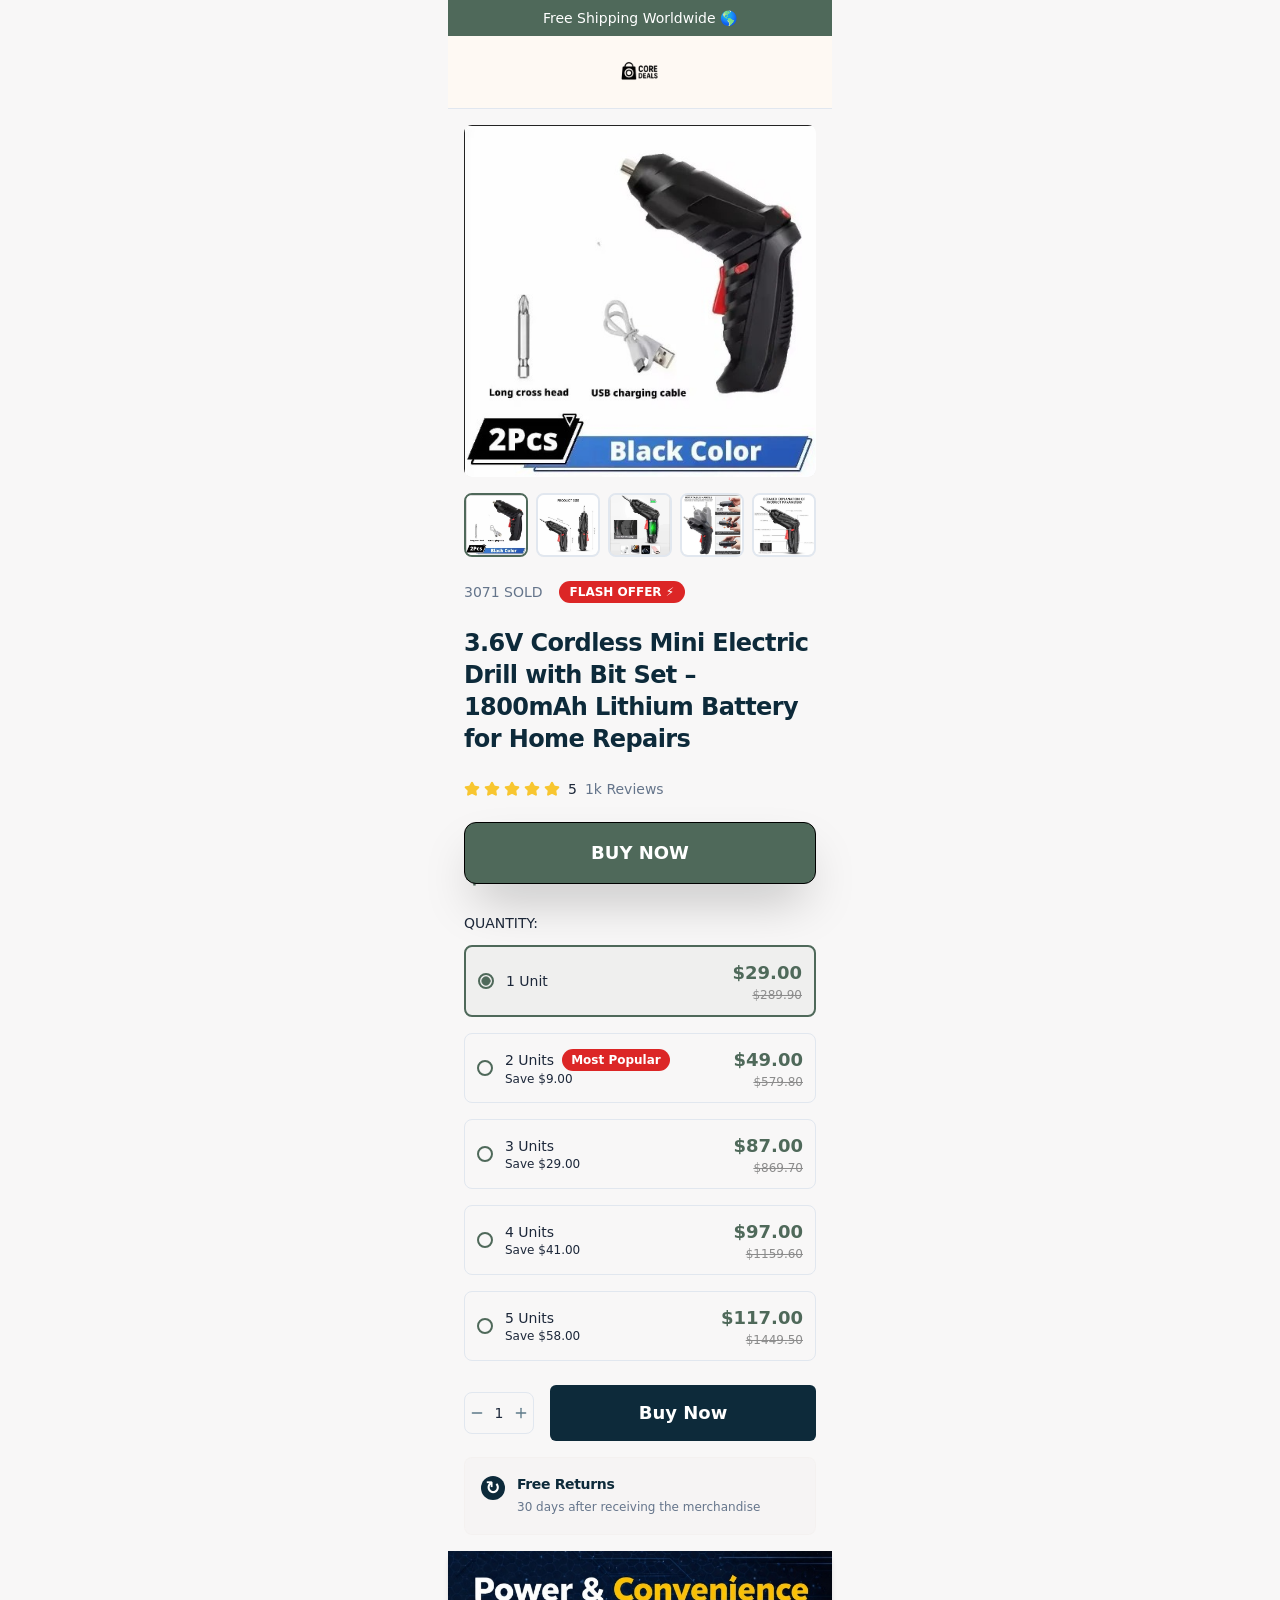
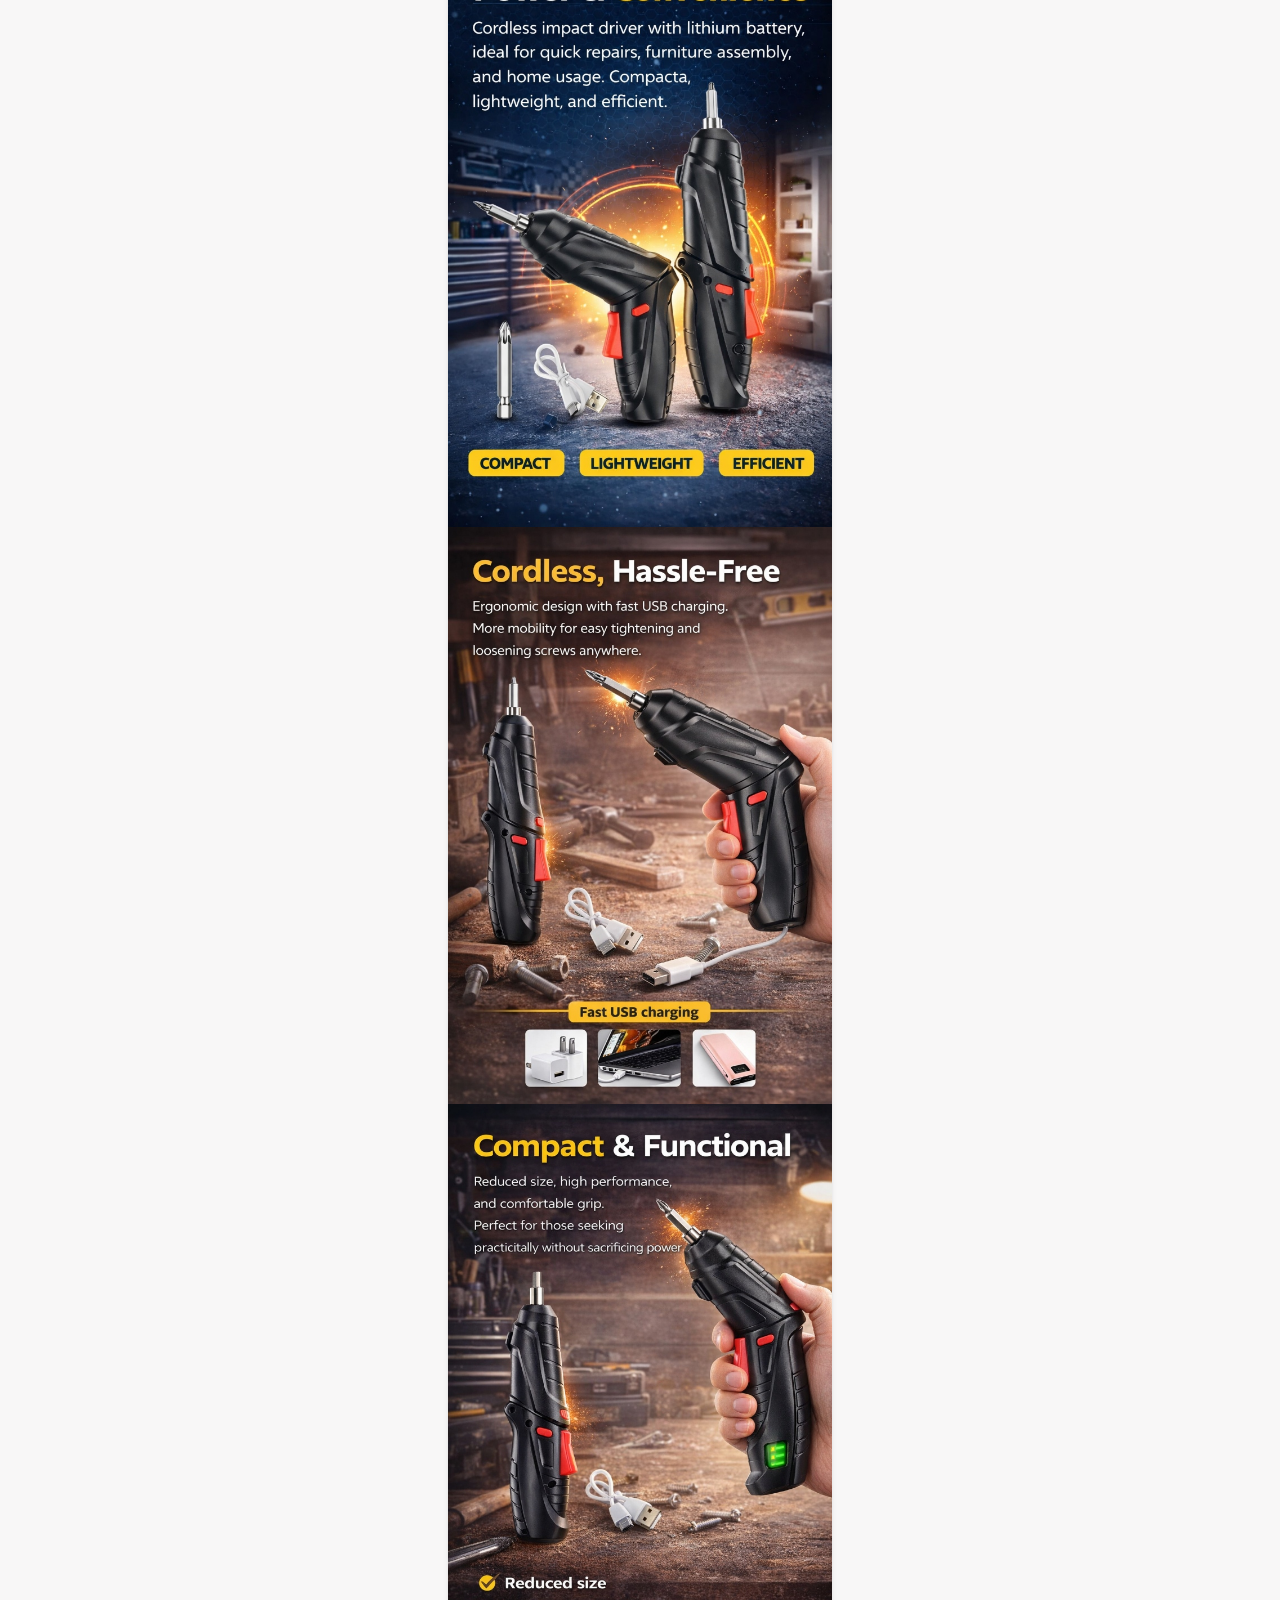
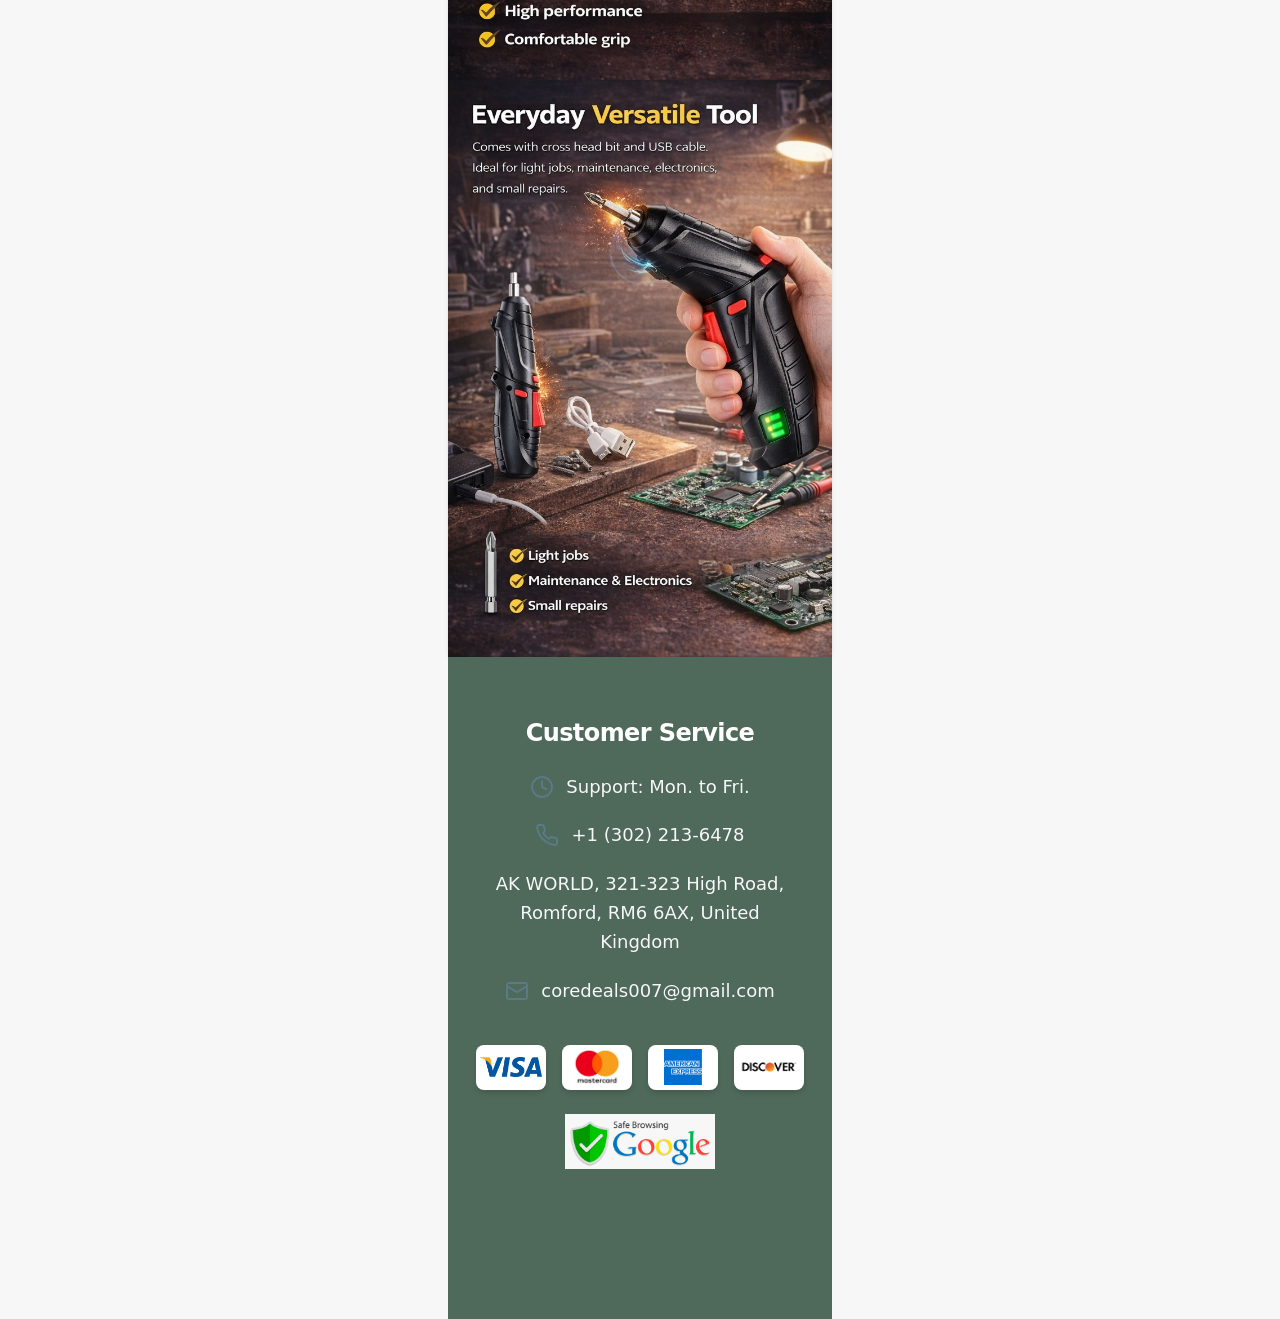
<file: index.html>
<!DOCTYPE html>
<html lang="en">

<head>
    <meta charset="UTF-8">
    <meta name="viewport" content="width=device-width, initial-scale=1.0">
    <title>3.6V Cordless Mini Electric Drill with Bit Set – 1800mAh Lithium Battery for Home Repairs</title>
    <meta name="description" content="a">
    <meta name="author" content="Lovable">
    <link rel="dns-prefetch" href="//tga1pa-kh.myshopify.com">
    <meta property="og:type" content="website">
    <meta property="og:image"
        content="https://storage.googleapis.com/gpt-engineer-file-uploads/xdG7005EA7NL8ZecF0LfVFLvjLU2/social-images/social-1758321821482-hq720 (1).jpg">
    <meta name="twitter:card" content="summary_large_image">
    <meta name="twitter:site" content="@lovable_dev">
    <meta name="twitter:image"
        content="https://storage.googleapis.com/gpt-engineer-file-uploads/xdG7005EA7NL8ZecF0LfVFLvjLU2/social-images/social-1758321821482-hq720 (1).jpg">
    <link rel="icon" type="image/x-icon"
        href="https://storage.googleapis.com/gpt-engineer-file-uploads/xdG7005EA7NL8ZecF0LfVFLvjLU2/uploads/1758321828139-hq720 (1).jpg">
    <meta property="og:title" content="A">
    <meta name="twitter:title" content="A">
    <meta property="og:description" content="a">
    <meta name="twitter:description" content="a">
    <link rel="stylesheet" crossorigin="" href="./assets/index-DcQQoMRH.css">
    <link rel="stylesheet" href="./overrides.css">
    <script src="./overrides.js"></script>

    <style type="text/css">
        :where(html[dir="ltr"]),
        :where([data-sonner-toaster][dir="ltr"]) {
            --toast-icon-margin-start: -3px;
            --toast-icon-margin-end: 4px;
            --toast-svg-margin-start: -1px;
            --toast-svg-margin-end: 0px;
            --toast-button-margin-start: auto;
            --toast-button-margin-end: 0;
            --toast-close-button-start: 0;
            --toast-close-button-end: unset;
            --toast-close-button-transform: translate(-35%, -35%)
        }

        :where(html[dir="rtl"]),
        :where([data-sonner-toaster][dir="rtl"]) {
            --toast-icon-margin-start: 4px;
            --toast-icon-margin-end: -3px;
            --toast-svg-margin-start: 0px;
            --toast-svg-margin-end: -1px;
            --toast-button-margin-start: 0;
            --toast-button-margin-end: auto;
            --toast-close-button-start: unset;
            --toast-close-button-end: 0;
            --toast-close-button-transform: translate(35%, -35%)
        }

        :where([data-sonner-toaster]) {
            position: fixed;
            width: var(--width);
            font-family: ui-sans-serif, system-ui, -apple-system, BlinkMacSystemFont, Segoe UI, Roboto, Helvetica Neue, Arial, Noto Sans, sans-serif, "Apple Color Emoji", "Segoe UI Emoji", "Segoe UI Symbol", "Noto Color Emoji";
            --gray1: hsl(0, 0%, 99%);
            --gray2: hsl(0, 0%, 97.3%);
            --gray3: hsl(0, 0%, 95.1%);
            --gray4: hsl(0, 0%, 93%);
            --gray5: hsl(0, 0%, 90.9%);
            --gray6: hsl(0, 0%, 88.7%);
            --gray7: hsl(0, 0%, 85.8%);
            --gray8: hsl(0, 0%, 78%);
            --gray9: hsl(0, 0%, 56.1%);
            --gray10: hsl(0, 0%, 52.3%);
            --gray11: hsl(0, 0%, 43.5%);
            --gray12: hsl(0, 0%, 9%);
            --border-radius: 8px;
            box-sizing: border-box;
            padding: 0;
            margin: 0;
            list-style: none;
            outline: none;
            z-index: 999999999
        }

        /* Overrides for chaveshopify specific colors */
        .text-price-sale {
            color: #4F695A !important;
        }

        .bg-primary {
            background-color: #4F695A !important;
        }

        .text-primary {
            color: #4F695A !important;
        }

        .border-primary {
            border-color: #4F695A !important;
        }

        .hover\:bg-primary\/90:hover {
            background-color: #3e5346 !important;
            /* Slightly darker for hover */
        }

        /* Update radio button selected state background */
        .bg-primary\/5 {
            background-color: rgba(79, 105, 90, 0.05) !important;
        }
    </style>

    <!-- Meta Pixel Code -->
    <script>
        !function (f, b, e, v, n, t, s) {
            if (f.fbq) return; n = f.fbq = function () {
                n.callMethod ?
                    n.callMethod.apply(n, arguments) : n.queue.push(arguments)
            };
            if (!f._fbq) f._fbq = n; n.push = n; n.loaded = !0; n.version = '2.0';
            n.queue = []; t = b.createElement(e); t.async = !0;
            t.src = v; s = b.getElementsByTagName(e)[0];
            s.parentNode.insertBefore(t, s)
        }(window, document, 'script',
            'https://connect.facebook.net/en_US/fbevents.js');
        fbq('init', '1561790088179701');
        fbq('track', 'PageView');
    </script>
    <noscript><img height="1" width="1" style="display:none"
            src="https://www.facebook.com/tr?id=1561790088179701&ev=PageView&noscript=1" /></noscript>
    <!-- End Meta Pixel Code -->

</head>

<body>

    <div id="root">
        <div role="region" aria-label="Notifications (F8)" tabindex="-1" style="pointer-events: none;">
            <ol tabindex="-1"
                class="fixed top-0 z-[100] flex max-h-screen w-full flex-col-reverse p-4 sm:bottom-0 sm:right-0 sm:top-auto sm:flex-col md:max-w-[420px]">
            </ol>
        </div>
        <section aria-label="Notifications alt+T" tabindex="-1" aria-live="polite" aria-relevant="additions text"
            aria-atomic="false"></section>
        <div class="min-h-screen bg-background">
            <div class="w-full max-w-none md:max-w-sm md:mx-auto bg-background">
                <header class="bg-background border-b border-border">
                    <div class="py-2 px-4 text-center text-sm text-white" style="background-color: #4F695A !important;">
                        Free
                        Shipping
                        Worldwide
                        &#127758;</div>
                    <div class="px-4 py-3" style="background-color: rgb(254, 249, 243);">
                        <div class="flex items-center justify-center"><img src="./assets/coredeals_logo.png"
                                alt="CORE DEALS" class="h-12" srcset="" style="max-height: 65px; width: auto;"></div>
                    </div>
                </header>
                <main class="px-4 py-4">
                    <div class="space-y-6">
                        <div class="space-y-3 lg:space-y-4">
                            <div class="aspect-square rounded-lg overflow-hidden bg-secondary relative">
                                <div class="w-full h-full bg-white relative"><img src="./assets/drill-1.jpg"
                                        alt="3.6V Cordless Mini Electric Drill"
                                        class="w-full h-full object-contain  opacity-100" loading="eager"
                                        decoding="sync" aria-busy="false" fetchpriority="high"
                                        style="background-color: transparent;"></div>
                            </div>
                            <div class="lg:hidden">
                                <div class="relative w-full" role="region" aria-roledescription="carousel">
                                    <div class="overflow-hidden">
                                        <div class="flex -ml-2" style="transform: translate3d(0px, 0px, 0px);">
                                            <div role="group" aria-roledescription="slide"
                                                class="min-w-0 shrink-0 grow-0 pl-2 basis-1/5">
                                                <button
                                                    class="w-full aspect-square rounded-lg overflow-hidden border-2 transition-all border-primary">
                                                    <div class="w-full h-full bg-white relative"><img alt="View 1"
                                                            src="./assets/drill-1.jpg"
                                                            class="w-full h-full object-contain transition-opacity duration-300 opacity-100"
                                                            loading="eager" decoding="async" aria-busy="false"
                                                            style="background-color: transparent;">
                                                    </div>
                                                </button>
                                            </div>
                                            <div role="group" aria-roledescription="slide"
                                                class="min-w-0 shrink-0 grow-0 pl-2 basis-1/5">
                                                <button
                                                    class="w-full aspect-square rounded-lg overflow-hidden border-2 transition-all border-border hover:border-primary/50">
                                                    <div class="w-full h-full bg-white relative"><img
                                                            src="./assets/drill-2.jpg" alt="View 2"
                                                            class="w-full h-full object-contain  opacity-100"
                                                            loading="lazy" decoding="async" aria-busy="false"
                                                            style="background-color: transparent;"></div>
                                                </button>
                                            </div>
                                            <div role="group" aria-roledescription="slide"
                                                class="min-w-0 shrink-0 grow-0 pl-2 basis-1/5">
                                                <button
                                                    class="w-full aspect-square rounded-lg overflow-hidden border-2 transition-all border-border hover:border-primary/50">
                                                    <div class="w-full h-full bg-white relative"><img
                                                            src="./assets/drill-3.jpg" alt="View 3"
                                                            class="w-full h-full object-contain  opacity-100"
                                                            loading="lazy" decoding="async" aria-busy="false"
                                                            style="background-color: transparent;"></div>
                                                </button>
                                            </div>
                                            <div role="group" aria-roledescription="slide"
                                                class="min-w-0 shrink-0 grow-0 pl-2 basis-1/5">
                                                <button
                                                    class="w-full aspect-square rounded-lg overflow-hidden border-2 transition-all border-border hover:border-primary/50">
                                                    <div class="w-full h-full bg-white relative"><img
                                                            src="./assets/drill-4.jpg" alt="View 4"
                                                            class="w-full h-full object-contain  opacity-100"
                                                            loading="lazy" decoding="async" aria-busy="false"
                                                            style="background-color: transparent;"></div>
                                                </button>
                                            </div>
                                            <div role="group" aria-roledescription="slide"
                                                class="min-w-0 shrink-0 grow-0 pl-2 basis-1/5">
                                                <button
                                                    class="w-full aspect-square rounded-lg overflow-hidden border-2 transition-all border-border hover:border-primary/50">
                                                    <div class="w-full h-full bg-white relative"><img alt="View 5"
                                                            src="./assets/drill-5.jpg"
                                                            class="w-full h-full object-contain transition-opacity duration-300 opacity-100"
                                                            loading="lazy" decoding="async" aria-busy="false"
                                                            style="background-color: transparent;">
                                                    </div>
                                                </button>
                                            </div>
                                        </div>
                                    </div>
                                </div>
                            </div>
                            <div class="hidden lg:flex justify-center gap-2 overflow-x-hidden w-full px-4"><button
                                    class="flex-shrink-0 w-16 h-16 rounded-lg overflow-hidden border-2 transition-all border-primary">
                                    <div class="w-full h-full bg-white relative"><img alt="View 1"
                                            class="w-full h-full object-contain transition-opacity duration-300 opacity-100"
                                            loading="lazy" decoding="async" aria-busy="false"
                                            src="./assets/drill-1.jpg" style="background-color: transparent;">
                                    </div>
                                </button><button
                                    class="flex-shrink-0 w-16 h-16 rounded-lg overflow-hidden border-2 transition-all border-border hover:border-primary/50">
                                    <div class="w-full h-full bg-white relative"><img src="./assets/drill-2.jpg"
                                            alt="View 2" class="w-full h-full object-contain  opacity-100"
                                            loading="eager" decoding="async" aria-busy="false"
                                            style="background-color: transparent;">
                                    </div>
                                </button><button
                                    class="flex-shrink-0 w-16 h-16 rounded-lg overflow-hidden border-2 transition-all border-border hover:border-primary/50">
                                    <div class="w-full h-full bg-white relative"><img src="./assets/drill-3.jpg"
                                            alt="View 3" class="w-full h-full object-contain  opacity-100"
                                            loading="eager" decoding="async" aria-busy="false"
                                            style="background-color: transparent;">
                                    </div>
                                </button><button
                                    class="flex-shrink-0 w-16 h-16 rounded-lg overflow-hidden border-2 transition-all border-border hover:border-primary/50">
                                    <div class="w-full h-full bg-white relative"><img src="./assets/drill-4.jpg"
                                            alt="View 4" class="w-full h-full object-contain  opacity-100"
                                            loading="eager" decoding="async" aria-busy="false"
                                            style="background-color: transparent;">
                                    </div>
                                </button><button
                                    class="flex-shrink-0 w-16 h-16 rounded-lg overflow-hidden border-2 transition-all border-border hover:border-primary/50">
                                    <div class="w-full h-full bg-white relative"><img alt="View 5"
                                            class="w-full h-full object-contain transition-opacity duration-300 opacity-100"
                                            loading="lazy" decoding="async" aria-busy="false"
                                            src="./assets/drill-5.jpg" style="background-color: transparent;">
                                    </div>
                                </button></div>
                        </div>
                        <div class="space-y-4 lg:space-y-6">
                            <div class="flex items-center gap-2 lg:gap-4 flex-wrap"><span
                                    class="text-xs lg:text-sm text-muted-foreground">3071 SOLD</span>
                                <div
                                    class="inline-flex items-center rounded-full border px-2.5 py-0.5 font-semibold transition-colors focus:outline-none focus:ring-2 focus:ring-ring focus:ring-offset-2 border-transparent hover:bg-destructive/80 bg-destructive text-destructive-foreground text-xs">
                                    FLASH OFFER &#9889;</div>
                            </div>
                            <h1 class="text-lg lg:text-2xl font-bold text-foreground leading-tight">3.6V Cordless Mini
                                Electric Drill with Bit Set – 1800mAh Lithium Battery for Home Repairs
                            </h1>
                            <div class="flex items-center space-x-2">
                                <div class="flex space-x-1"><svg xmlns="http://www.w3.org/2000/svg" width="24"
                                        height="24" viewBox="0 0 24 24" fill="none" stroke="currentColor"
                                        stroke-width="2" stroke-linecap="round" stroke-linejoin="round"
                                        class="lucide lucide-star h-3 w-3 lg:h-4 lg:w-4 fill-warning text-warning">
                                        <path
                                            d="M11.525 2.295a.53.53 0 0 1 .95 0l2.31 4.679a2.123 2.123 0 0 0 1.595 1.16l5.166.756a.53.53 0 0 1 .294.904l-3.736 3.638a2.123 2.123 0 0 0-.611 1.878l.882 5.14a.53.53 0 0 1-.771.56l-4.618-2.428a2.122 2.122 0 0 0-1.973 0L6.396 21.01a.53.53 0 0 1-.77-.56l.881-5.139a2.122 2.122 0 0 0-.611-1.879L2.16 9.795a.53.53 0 0 1 .294-.906l5.165-.755a2.122 2.122 0 0 0 1.597-1.16z">
                                        </path>
                                    </svg><svg xmlns="http://www.w3.org/2000/svg" width="24" height="24"
                                        viewBox="0 0 24 24" fill="none" stroke="currentColor" stroke-width="2"
                                        stroke-linecap="round" stroke-linejoin="round"
                                        class="lucide lucide-star h-3 w-3 lg:h-4 lg:w-4 fill-warning text-warning">
                                        <path
                                            d="M11.525 2.295a.53.53 0 0 1 .95 0l2.31 4.679a2.123 2.123 0 0 0 1.595 1.16l5.166.756a.53.53 0 0 1 .294.904l-3.736 3.638a2.123 2.123 0 0 0-.611 1.878l.882 5.14a.53.53 0 0 1-.771.56l-4.618-2.428a2.122 2.122 0 0 0-1.973 0L6.396 21.01a.53.53 0 0 1-.77-.56l.881-5.139a2.122 2.122 0 0 0-.611-1.879L2.16 9.795a.53.53 0 0 1 .294-.906l5.165-.755a2.122 2.122 0 0 0 1.597-1.16z">
                                        </path>
                                    </svg><svg xmlns="http://www.w3.org/2000/svg" width="24" height="24"
                                        viewBox="0 0 24 24" fill="none" stroke="currentColor" stroke-width="2"
                                        stroke-linecap="round" stroke-linejoin="round"
                                        class="lucide lucide-star h-3 w-3 lg:h-4 lg:w-4 fill-warning text-warning">
                                        <path
                                            d="M11.525 2.295a.53.53 0 0 1 .95 0l2.31 4.679a2.123 2.123 0 0 0 1.595 1.16l5.166.756a.53.53 0 0 1 .294.904l-3.736 3.638a2.123 2.123 0 0 0-.611 1.878l.882 5.14a.53.53 0 0 1-.771.56l-4.618-2.428a2.122 2.122 0 0 0-1.973 0L6.396 21.01a.53.53 0 0 1-.77-.56l.881-5.139a2.122 2.122 0 0 0-.611-1.879L2.16 9.795a.53.53 0 0 1 .294-.906l5.165-.755a2.122 2.122 0 0 0 1.597-1.16z">
                                        </path>
                                    </svg><svg xmlns="http://www.w3.org/2000/svg" width="24" height="24"
                                        viewBox="0 0 24 24" fill="none" stroke="currentColor" stroke-width="2"
                                        stroke-linecap="round" stroke-linejoin="round"
                                        class="lucide lucide-star h-3 w-3 lg:h-4 lg:w-4 fill-warning text-warning">
                                        <path
                                            d="M11.525 2.295a.53.53 0 0 1 .95 0l2.31 4.679a2.123 2.123 0 0 0 1.595 1.16l5.166.756a.53.53 0 0 1 .294.904l-3.736 3.638a2.123 2.123 0 0 0-.611 1.878l.882 5.14a.53.53 0 0 1-.771.56l-4.618-2.428a2.122 2.122 0 0 0-1.973 0L6.396 21.01a.53.53 0 0 1-.77-.56l.881-5.139a2.122 2.122 0 0 0-.611-1.879L2.16 9.795a.53.53 0 0 1 .294-.906l5.165-.755a2.122 2.122 0 0 0 1.597-1.16z">
                                        </path>
                                    </svg><svg xmlns="http://www.w3.org/2000/svg" width="24" height="24"
                                        viewBox="0 0 24 24" fill="none" stroke="currentColor" stroke-width="2"
                                        stroke-linecap="round" stroke-linejoin="round"
                                        class="lucide lucide-star h-3 w-3 lg:h-4 lg:w-4 fill-warning text-warning">
                                        <path
                                            d="M11.525 2.295a.53.53 0 0 1 .95 0l2.31 4.679a2.123 2.123 0 0 0 1.595 1.16l5.166.756a.53.53 0 0 1 .294.904l-3.736 3.638a2.123 2.123 0 0 0-.611 1.878l.882 5.14a.53.53 0 0 1-.771.56l-4.618-2.428a2.122 2.122 0 0 0-1.973 0L6.396 21.01a.53.53 0 0 1-.77-.56l.881-5.139a2.122 2.122 0 0 0-.611-1.879L2.16 9.795a.53.53 0 0 1 .294-.906l5.165-.755a2.122 2.122 0 0 0 1.597-1.16z">
                                        </path>
                                    </svg></div><span class="text-sm font-medium">5</span><span
                                    class="text-xs lg:text-sm text-muted-foreground">1k Reviews</span>
                            </div>
                            <div class="space-y-1 lg:space-y-2">
                                <div class="flex items-baseline space-x-2"><span
                                        class="text-sm text-price-original line-through">$289.90</span>
                                    <div
                                        class="inline-flex items-center rounded-full border px-2.5 py-0.5 font-semibold transition-colors focus:outline-none focus:ring-2 focus:ring-ring focus:ring-offset-2 border-transparent bg-destructive text-destructive-foreground hover:bg-destructive/80 text-xs">
                                        &#8595; 90%</div>
                                </div>
                                <div class="flex items-baseline space-x-2"><span
                                        class="text-2xl lg:text-3xl font-bold text-price-sale">$29.00</span></div>
                            </div>
                            <div id="quantity-section" class="space-y-3" style="scroll-margin-top: 120px;">
                                <div class="flex items-center space-x-2"><span
                                        class="text-sm font-medium">QUANTITY:</span></div>
                                <div role="radiogroup" aria-required="false" dir="ltr" class="grid gap-2 space-y-2"
                                    tabindex="0" style="outline: none;">
                                    <div class="relative"><label
                                            class="text-sm font-medium leading-none peer-disabled:cursor-not-allowed peer-disabled:opacity-70 flex items-center justify-between p-3 border rounded-lg cursor-pointer transition-all border-primary bg-primary/5"
                                            for="1">
                                            <div class="flex items-center space-x-3"><button type="button" role="radio"
                                                    aria-checked="true" data-state="checked" value="1"
                                                    class="aspect-square h-4 w-4 rounded-full border border-primary text-primary ring-offset-background focus:outline-none focus-visible:ring-2 focus-visible:ring-ring focus-visible:ring-offset-2 disabled:cursor-not-allowed disabled:opacity-50"
                                                    id="1" tabindex="-1" data-radix-collection-item=""><span
                                                        data-state="checked"
                                                        class="flex items-center justify-center"><svg
                                                            xmlns="http://www.w3.org/2000/svg" width="24" height="24"
                                                            viewBox="0 0 24 24" fill="none" stroke="currentColor"
                                                            stroke-width="2" stroke-linecap="round"
                                                            stroke-linejoin="round"
                                                            class="lucide lucide-circle h-2.5 w-2.5 fill-current text-current">
                                                            <circle cx="12" cy="12" r="10"></circle>
                                                        </svg></span></button>
                                                <div>
                                                    <div class="flex items-center space-x-2"><span
                                                            class="font-medium text-sm">1 Unit</span></div>
                                                </div>
                                            </div>
                                            <div class="text-right">
                                                <div class="text-lg font-bold text-price-sale">$29.00</div>
                                                <div class="text-xs text-price-original line-through">$289.90</div>
                                            </div>
                                        </label></div>
                                    <div class="relative"><label
                                            class="text-sm font-medium leading-none peer-disabled:cursor-not-allowed peer-disabled:opacity-70 flex items-center justify-between p-3 border rounded-lg cursor-pointer transition-all border-border hover:border-primary/50"
                                            for="2">
                                            <div class="flex items-center space-x-3"><button type="button" role="radio"
                                                    aria-checked="false" data-state="unchecked" value="2"
                                                    class="aspect-square h-4 w-4 rounded-full border border-primary text-primary ring-offset-background focus:outline-none focus-visible:ring-2 focus-visible:ring-ring focus-visible:ring-offset-2 disabled:cursor-not-allowed disabled:opacity-50"
                                                    id="2" tabindex="-1" data-radix-collection-item=""></button>
                                                <div>
                                                    <div class="flex items-center space-x-2"><span
                                                            class="font-medium text-sm">2 Units</span>
                                                        <div
                                                            class="inline-flex items-center rounded-full border font-semibold transition-colors focus:outline-none focus:ring-2 focus:ring-ring focus:ring-offset-2 border-transparent bg-destructive text-destructive-foreground hover:bg-destructive/80 text-xs px-2 py-0.5">
                                                            Most Popular</div>
                                                    </div><span class="text-xs text-foreground font-medium">Save
                                                        $9.00</span>
                                                </div>
                                            </div>
                                            <div class="text-right">
                                                <div class="text-lg font-bold text-price-sale">$49.00</div>
                                                <div class="text-xs text-price-original line-through">$579.80</div>
                                            </div>
                                        </label></div>
                                    <div class="relative"><label
                                            class="text-sm font-medium leading-none peer-disabled:cursor-not-allowed peer-disabled:opacity-70 flex items-center justify-between p-3 border rounded-lg cursor-pointer transition-all border-border hover:border-primary/50"
                                            for="3">
                                            <div class="flex items-center space-x-3"><button type="button" role="radio"
                                                    aria-checked="false" data-state="unchecked" value="3"
                                                    class="aspect-square h-4 w-4 rounded-full border border-primary text-primary ring-offset-background focus:outline-none focus-visible:ring-2 focus-visible:ring-ring focus-visible:ring-offset-2 disabled:cursor-not-allowed disabled:opacity-50"
                                                    id="3" tabindex="-1" data-radix-collection-item=""></button>
                                                <div>
                                                    <div class="flex items-center space-x-2"><span
                                                            class="font-medium text-sm">3 Units</span>
                                                    </div><span class="text-xs text-foreground font-medium">Save
                                                        $29.00</span>
                                                </div>
                                            </div>
                                            <div class="text-right">
                                                <div class="text-lg font-bold text-price-sale">$87.00</div>
                                                <div class="text-xs text-price-original line-through">$869.70</div>
                                            </div>
                                        </label></div>
                                    <div class="relative"><label
                                            class="text-sm font-medium leading-none peer-disabled:cursor-not-allowed peer-disabled:opacity-70 flex items-center justify-between p-3 border rounded-lg cursor-pointer transition-all border-border hover:border-primary/50"
                                            for="4">
                                            <div class="flex items-center space-x-3"><button type="button" role="radio"
                                                    aria-checked="false" data-state="unchecked" value="4"
                                                    class="aspect-square h-4 w-4 rounded-full border border-primary text-primary ring-offset-background focus:outline-none focus-visible:ring-2 focus-visible:ring-ring focus-visible:ring-offset-2 disabled:cursor-not-allowed disabled:opacity-50"
                                                    id="4" tabindex="-1" data-radix-collection-item=""></button>
                                                <div>
                                                    <div class="flex items-center space-x-2"><span
                                                            class="font-medium text-sm">4 Units</span>
                                                    </div><span class="text-xs text-foreground font-medium">Save
                                                        $41.00</span>
                                                </div>
                                            </div>
                                            <div class="text-right">
                                                <div class="text-lg font-bold text-price-sale">$97.00</div>
                                                <div class="text-xs text-price-original line-through">$1159.60</div>
                                            </div>
                                        </label></div>
                                    <div class="relative"><label
                                            class="text-sm font-medium leading-none peer-disabled:cursor-not-allowed peer-disabled:opacity-70 flex items-center justify-between p-3 border rounded-lg cursor-pointer transition-all border-border hover:border-primary/50"
                                            for="5">
                                            <div class="flex items-center space-x-3"><button type="button" role="radio"
                                                    aria-checked="false" data-state="unchecked" value="5"
                                                    class="aspect-square h-4 w-4 rounded-full border border-primary text-primary ring-offset-background focus:outline-none focus-visible:ring-2 focus-visible:ring-ring focus-visible:ring-offset-2 disabled:cursor-not-allowed disabled:opacity-50"
                                                    id="5" tabindex="-1" data-radix-collection-item=""></button>
                                                <div>
                                                    <div class="flex items-center space-x-2"><span
                                                            class="font-medium text-sm">5 Units</span>
                                                    </div><span class="text-xs text-foreground font-medium">Save
                                                        $58.00</span>
                                                </div>
                                            </div>
                                            <div class="text-right">
                                                <div class="text-lg font-bold text-price-sale">$117.00</div>
                                                <div class="text-xs text-price-original line-through">$1449.50</div>
                                            </div>
                                        </label></div>
                                </div>
                            </div>
                            <div class="space-y-4">
                                <div class="flex items-center justify-center lg:justify-start space-x-4">
                                    <div class="flex items-center border rounded-lg flex-shrink-0"><button
                                            class="inline-flex items-center justify-center gap-2 whitespace-nowrap text-sm font-medium ring-offset-background transition-colors focus-visible:outline-none focus-visible:ring-2 focus-visible:ring-ring focus-visible:ring-offset-2 disabled:pointer-events-none disabled:opacity-50 [&amp;_svg]:pointer-events-none [&amp;_svg]:size-4 [&amp;_svg]:shrink-0 hover:bg-accent hover:text-accent-foreground rounded-md h-10 w-6 px-0"><svg
                                                xmlns="http://www.w3.org/2000/svg" width="24" height="24"
                                                viewBox="0 0 24 24" fill="none" stroke="currentColor" stroke-width="2"
                                                stroke-linecap="round" stroke-linejoin="round"
                                                class="lucide lucide-minus h-3 w-3">
                                                <path d="M5 12h14"></path>
                                            </svg></button><span
                                            class="px-1 py-2 min-w-[20px] text-center text-sm">1</span><button
                                            class="inline-flex items-center justify-center gap-2 whitespace-nowrap text-sm font-medium ring-offset-background transition-colors focus-visible:outline-none focus-visible:ring-2 focus-visible:ring-ring focus-visible:ring-offset-2 disabled:pointer-events-none disabled:opacity-50 [&amp;_svg]:pointer-events-none [&amp;_svg]:size-4 [&amp;_svg]:shrink-0 hover:bg-accent hover:text-accent-foreground rounded-md h-10 w-6 px-0"><svg
                                                xmlns="http://www.w3.org/2000/svg" width="24" height="24"
                                                viewBox="0 0 24 24" fill="none" stroke="currentColor" stroke-width="2"
                                                stroke-linecap="round" stroke-linejoin="round"
                                                class="lucide lucide-plus h-3 w-3">
                                                <path d="M5 12h14"></path>
                                                <path d="M12 5v14"></path>
                                            </svg></button></div>
                                    <form action="https://7fcn17-81.myshopify.com/cart/add" method="post"
                                        class="flex-1"><input type="hidden" name="items[0][id]"
                                            value="52477846552760"><input type="hidden" name="items[0][quantity]"
                                            value="1"><input type="hidden" name="items[1][id]"
                                            value="52477866279096"><input type="hidden" name="items[1][quantity]"
                                            value="1"><input type="hidden" name="items[1][selling_plan]"
                                            value="691842777272"><input type="hidden" name="return_to"
                                            value="/checkout"><button id="main-buy-button" type="submit"
                                            class="w-full flex items-center justify-center h-12 lg:h-14 rounded-md text-base lg:text-lg font-semibold bg-primary text-primary-foreground hover:bg-primary/90 transition-colors">Buy
                                            Now</button></form>
                                </div>
                                <div id="free-returns-section"
                                    class="bg-muted/20 rounded-lg p-4 border border-muted/30">
                                    <div class="flex items-start space-x-3">
                                        <div
                                            class="w-6 h-6 rounded-full bg-success flex items-center justify-center flex-shrink-0 mt-0.5">
                                            <span class="text-white font-bold text-lg leading-none">&#x21BB;</span>
                                        </div>
                                        <div class="space-y-1">
                                            <h4 class="font-semibold text-foreground text-sm">Free Returns</h4>
                                            <p class="text-xs text-muted-foreground leading-relaxed">30 days after
                                                receiving the merchandise
                                            </p>
                                        </div>
                                    </div>
                                </div>
                            </div>
                        </div>
                    </div>
                </main>
                <div id="product-details" class="w-full bg-white pt-8 pb-0">
                    <div class="max-w-md mx-auto px-0 space-y-0">
                        <img src="./assets/drill-feature-1.jpg" class="w-full h-auto" alt="Feature 1">
                        <img src="./assets/drill-feature-2.jpg" class="w-full h-auto" alt="Feature 2">
                        <img src="./assets/drill-feature-3.jpg" class="w-full h-auto" alt="Feature 3">
                        <img src="./assets/drill-feature-4.jpg" class="w-full h-auto" alt="Feature 4">

                    </div>
                </div>
                <section class="py-16 bg-background border-t border-border" style="display: none;">
                    <div class="container mx-auto px-4">
                        <div>
                            <div class="relative w-full" role="region" aria-roledescription="carousel">
                                <div class="overflow-hidden">
                                    <div class="flex -ml-4" style="transform: translate3d(0px, 0px, 0px);">
                                        <div role="group" aria-roledescription="slide"
                                            class="min-w-0 shrink-0 grow-0 basis-full pl-4">
                                            <div class="flex flex-col items-center text-center p-6">
                                                <div class="mb-4"><svg xmlns="http://www.w3.org/2000/svg" width="24"
                                                        height="24" viewBox="0 0 24 24" fill="none"
                                                        stroke="currentColor" stroke-width="2" stroke-linecap="round"
                                                        stroke-linejoin="round"
                                                        class="lucide lucide-truck w-12 h-12 text-primary mx-auto"
                                                        style="color: rgb(251, 191, 36); fill: rgb(251, 191, 36);">
                                                        <path
                                                            d="M14 18V6a2 2 0 0 0-2-2H4a2 2 0 0 0-2 2v11a1 1 0 0 0 1 1h2">
                                                        </path>
                                                        <path d="M15 18H9"></path>
                                                        <path
                                                            d="M19 18h2a1 1 0 0 0 1-1v-3.65a1 1 0 0 0-.22-.624l-3.48-4.35A1 1 0 0 0 17.52 8H14">
                                                        </path>
                                                        <circle cx="17" cy="18" r="2"></circle>
                                                        <circle cx="7" cy="18" r="2"></circle>
                                                    </svg></div>
                                                <div>
                                                    <h3 class="font-semibold text-foreground mb-2">Worldwide Shipping
                                                    </h3>
                                                    <p class="text-sm text-muted-foreground">Delivery via DHL with
                                                        tracking code.</p>
                                                </div>
                                            </div>
                                        </div>
                                        <div role="group" aria-roledescription="slide"
                                            class="min-w-0 shrink-0 grow-0 basis-full pl-4">
                                            <div class="flex flex-col items-center text-center p-6">
                                                <div class="mb-4"><svg xmlns="http://www.w3.org/2000/svg" width="24"
                                                        height="24" viewBox="0 0 24 24" fill="none"
                                                        stroke="currentColor" stroke-width="2" stroke-linecap="round"
                                                        stroke-linejoin="round"
                                                        class="lucide lucide-shield-check w-12 h-12 text-primary mx-auto"
                                                        style="color: rgb(251, 191, 36); fill: rgb(251, 191, 36);">
                                                        <path
                                                            d="M20 13c0 5-3.5 7.5-7.66 8.95a1 1 0 0 1-.67-.01C7.5 20.5 4 18 4 13V6a1 1 0 0 1 1-1c2 0 4.5-1.2 6.24-2.72a1.17 1.17 0 0 1 1.52 0C14.51 3.81 17 5 19 5a1 1 0 0 1 1 1z">
                                                        </path>
                                                        <path d="m9 12 2 2 4-4"></path>
                                                    </svg></div>
                                                <div>
                                                    <h3 class="font-semibold text-foreground mb-2">Guaranteed Purchase
                                                    </h3>
                                                    <p class="text-sm text-muted-foreground">Delivery guarantee or money
                                                        back.</p>
                                                </div>
                                            </div>
                                        </div>
                                        <div role="group" aria-roledescription="slide"
                                            class="min-w-0 shrink-0 grow-0 basis-full pl-4">
                                            <div class="flex flex-col items-center text-center p-6">
                                                <div class="mb-4"><svg xmlns="http://www.w3.org/2000/svg" width="24"
                                                        height="24" viewBox="0 0 24 24" fill="none"
                                                        stroke="currentColor" stroke-width="2" stroke-linecap="round"
                                                        stroke-linejoin="round"
                                                        class="lucide lucide-headphones w-12 h-12 text-primary mx-auto"
                                                        style="color: rgb(251, 191, 36); fill: rgb(251, 191, 36);">
                                                        <path
                                                            d="M3 14h3a2 2 0 0 1 2 2v3a2 2 0 0 1-2 2H5a2 2 0 0 1-2-2v-7a9 9 0 0 1 18 0v7a2 2 0 0 1-2 2h-1a2 2 0 0 1-2-2v-3a2 2 0 0 1 2-2h3">
                                                        </path>
                                                    </svg></div>
                                                <div>
                                                    <h3 class="font-semibold text-foreground mb-2">Fast Support</h3>
                                                    <p class="text-sm text-muted-foreground">Support Monday through
                                                        Saturday.</p>
                                                </div>
                                            </div>
                                        </div>
                                        <div role="group" aria-roledescription="slide"
                                            class="min-w-0 shrink-0 grow-0 basis-full pl-4">
                                            <div class="flex flex-col items-center text-center p-6">
                                                <div class="mb-4"><svg xmlns="http://www.w3.org/2000/svg" width="24"
                                                        height="24" viewBox="0 0 24 24" fill="none"
                                                        stroke="currentColor" stroke-width="2" stroke-linecap="round"
                                                        stroke-linejoin="round"
                                                        class="lucide lucide-credit-card w-12 h-12 text-primary mx-auto"
                                                        style="color: rgb(251, 191, 36); fill: rgb(251, 191, 36);">
                                                        <rect width="20" height="14" x="2" y="5" rx="2"></rect>
                                                        <line x1="2" x2="22" y1="10" y2="10"></line>
                                                    </svg></div>
                                                <div>
                                                    <h3 class="font-semibold text-foreground mb-2">Secure Payment</h3>
                                                    <p class="text-sm text-muted-foreground">Completely secure
                                                        environment for payments.</p>
                                                </div>
                                            </div>
                                        </div>
                                    </div>
                                </div>
                            </div>
                            <div class="flex justify-center space-x-2 mt-4"><button
                                    class="w-2 h-2 rounded-full transition-colors bg-primary"></button><button
                                    class="w-2 h-2 rounded-full transition-colors bg-primary/30"></button><button
                                    class="w-2 h-2 rounded-full transition-colors bg-primary/30"></button><button
                                    class="w-2 h-2 rounded-full transition-colors bg-primary/30"></button></div>
                        </div>
                    </div>
                </section>
                <div style="background-color: #4F695A; width: 100%; padding-bottom: 150px; padding-top: 60px;">
                    <div class="flex flex-col items-center justify-center text-white font-sans"
                        style="color: rgb(255, 255, 255) !important;">
                        <h2 class="text-2xl font-bold mb-6 tracking-wide" style="color: rgb(255, 255, 255) !important;">
                            Customer
                            Service</h2>
                        <div class="flex flex-col items-center gap-5 text-lg font-medium opacity-95 w-full px-4">
                            <div class="flex items-center gap-3"><svg xmlns="http://www.w3.org/2000/svg" width="24"
                                    height="24" viewBox="0 0 24 24" fill="none" stroke="currentColor" stroke-width="2"
                                    stroke-linecap="round" stroke-linejoin="round" class="lucide lucide-clock">
                                    <circle cx="12" cy="12" r="10"></circle>
                                    <polyline points="12 6 12 12 16 14"></polyline>
                                </svg><span>Support: Mon. to Fri.</span></div>
                            <div class="flex items-center gap-3"><svg xmlns="http://www.w3.org/2000/svg" width="24"
                                    height="24" viewBox="0 0 24 24" fill="none" stroke="currentColor" stroke-width="2"
                                    stroke-linecap="round" stroke-linejoin="round" class="lucide lucide-phone">
                                    <path
                                        d="M22 16.92v3a2 2 0 0 1-2.18 2 19.79 19.79 0 0 1-8.63-3.07 19.5 19.5 0 0 1-6-6 19.79 19.79 0 0 1-3.07-8.67A2 2 0 0 1 4.11 2h3a2 2 0 0 1 2 1.72 12.84 12.84 0 0 0 .7 2.81 2 2 0 0 1-.45 2.11L8.09 9.91a16 16 0 0 0 6 6l1.27-1.27a2 2 0 0 1 2.11-.45 12.84 12.84 0 0 0 2.81.7A2 2 0 0 1 22 16.92z">
                                    </path>
                                </svg><span>+1 (302) 213-6478</span></div>
                            <div class="text-center w-full max-w-[90%] leading-relaxed">AK WORLD, 321-323 High Road,
                                Romford, RM6 6AX, United Kingdom</div>
                            <div class="flex items-center gap-3"><svg xmlns="http://www.w3.org/2000/svg" width="24"
                                    height="24" viewBox="0 0 24 24" fill="none" stroke="currentColor" stroke-width="2"
                                    stroke-linecap="round" stroke-linejoin="round" class="lucide lucide-mail">
                                    <rect width="20" height="16" x="2" y="4" rx="2"></rect>
                                    <path d="m22 7-8.97 5.7a1.94 1.94 0 0 1-2.06 0L2 7"></path>
                                </svg><span>coredeals007@gmail.com</span></div>
                        </div>
                        <div class="h-10"></div>
                        <div class="flex flex-wrap justify-center gap-4 mb-6 w-full px-2">
                            <div
                                class="bg-white rounded p-1 w-[70px] h-[45px] flex items-center justify-center shadow-md">
                                <img src="./assets/visa-logo-DuRw7S0W.png" alt="Visa"
                                    class="max-w-full max-h-full object-contain">
                            </div>
                            <div
                                class="bg-white rounded p-1 w-[70px] h-[45px] flex items-center justify-center shadow-md">
                                <img src="./assets/mastercard.png" alt="Mastercard"
                                    class="max-w-full max-h-full object-contain">
                            </div>
                            <div
                                class="bg-white rounded p-1 w-[70px] h-[45px] flex items-center justify-center shadow-md">
                                <img src="./assets/amex-logo-DTWJ8sMu.png" alt="American Express"
                                    class="max-w-full max-h-full object-contain">
                            </div>
                            <div
                                class="bg-white rounded p-1 w-[70px] h-[45px] flex items-center justify-center shadow-md">
                                <img src="./assets/discover-logo-DNRvMRrQ.webp" alt="Discover"
                                    class="max-w-full max-h-full object-contain">
                            </div>
                        </div><img src="./assets/google-safe-browsing-CwzIU0Uj.png" alt="Safe Browsing"
                            style="height: 55px; width: auto; display: block;">
                    </div>
                </div>
            </div>
        </div>
    </div>
    <script>
        document.addEventListener('DOMContentLoaded', function () {
            // Logic for desktop thumbnails
            document.querySelectorAll('.hidden.lg\\:flex button').forEach(btn => {
                btn.addEventListener('click', function () {
                    const imgUrl = this.querySelector('img').src;
                    const mainImage = document.querySelector('.aspect-square.bg-secondary img');
                    if (mainImage) {
                        mainImage.src = imgUrl;
                        // Update active state
                        document.querySelectorAll('.hidden.lg\\:flex button').forEach(b => {
                            b.classList.remove('border-primary');
                            b.classList.add('border-border');
                            b.classList.add('hover:border-primary/50');
                        });
                        this.classList.remove('border-border');
                        this.classList.remove('hover:border-primary/50');
                        this.classList.add('border-primary');
                    }
                });
            });

            // Logic for mobile thumbnails
            document.querySelectorAll('.lg\\:hidden button').forEach(btn => {
                btn.addEventListener('click', function () {
                    const imgUrl = this.querySelector('img').src;
                    const mainImage = document.querySelector('.aspect-square.bg-secondary img');
                    if (mainImage) {
                        mainImage.src = imgUrl;
                        // Update active state for mobile buttons
                        document.querySelectorAll('.lg\\:hidden button').forEach(b => {
                            b.classList.remove('border-primary');
                            b.classList.add('border-border');
                        });
                        this.classList.remove('border-border');
                        this.classList.add('border-primary');
                    }
                });
            });

            // Sticky Buy Button Logic
            const mainBtn = document.getElementById('main-buy-button');
            const stickyBtn = document.getElementById('sticky-cta-container');

            if (mainBtn && stickyBtn) {
                const observer = new IntersectionObserver((entries) => {
                    entries.forEach(entry => {
                        if (!entry.isIntersecting && entry.boundingClientRect.top < 0) {
                            stickyBtn.classList.remove('translate-y-full');
                        } else {
                            stickyBtn.classList.add('translate-y-full');
                        }
                    });
                }, {
                    threshold: 0
                });

                observer.observe(mainBtn);
            }

            // --- QUANTITY SELECTION LOGIC ---
            const quantityRadios = document.querySelectorAll('div[role="radiogroup"] button[role="radio"]');
            const counterDisplay = document.querySelector('.flex.items-center.border.rounded-lg.flex-shrink-0 span');
            const minusBtn = document.querySelector('.flex.items-center.border.rounded-lg.flex-shrink-0 button:first-child');
            const plusBtn = document.querySelector('.flex.items-center.border.rounded-lg.flex-shrink-0 button:last-child');
            const mainPriceDisplay = document.querySelector('.text-2xl.lg\\:text-3xl.font-bold.text-price-sale');
            const originalPriceDisplay = document.querySelector('.text-sm.text-price-original.line-through');

            // Input para o ID do produto principal (items[0][id])
            const mainProductInput = document.querySelector('input[name="items[0][id]"]');

            let currentQuantity = 1;
            const pricingData = {};

            // Mapa de Variants para Moto
            const variantIds = {
                1: '52477846552760',
                2: '52477846585528',
                3: '52477846618296',
                4: '52477846651064',
                5: '52477846683832'
            };

            // Initialize pricing data map and add listeners
            quantityRadios.forEach(btn => {
                const qty = parseInt(btn.value);
                const label = btn.closest('label');
                const sale = label.querySelector('.text-price-sale').innerText;
                const original = label.querySelector('.text-price-original').innerText;
                pricingData[qty] = { sale, original };

                // Click listener for the button
                btn.addEventListener('click', (e) => {
                    e.preventDefault();
                    e.stopPropagation();
                    updateState(qty);
                });

                // Click listener for the label (container)
                label.addEventListener('click', (e) => {
                    e.preventDefault();
                    updateState(qty);
                });
            });

            function updateState(qty) {
                currentQuantity = qty;

                // Update Counter
                if (counterDisplay) counterDisplay.innerText = qty;

                // Update Variant ID based on Quantity selected
                if (mainProductInput && variantIds[qty]) {
                    mainProductInput.value = variantIds[qty];
                }

                // Update Top Prices
                if (pricingData[qty]) {
                    if (mainPriceDisplay) mainPriceDisplay.innerText = pricingData[qty].sale;
                    if (originalPriceDisplay) originalPriceDisplay.innerText = pricingData[qty].original;
                }

                // Update Visuals
                quantityRadios.forEach(btn => {
                    const btnQty = parseInt(btn.value);
                    const label = btn.closest('label');
                    const isSelected = btnQty === qty;

                    btn.setAttribute('aria-checked', isSelected);
                    btn.setAttribute('data-state', isSelected ? 'checked' : 'unchecked');

                    if (isSelected) {
                        btn.innerHTML = '<span data-state="checked" class="flex items-center justify-center"><svg xmlns="http://www.w3.org/2000/svg" width="24" height="24" viewBox="0 0 24 24" fill="none" stroke="currentColor" stroke-width="2" stroke-linecap="round" stroke-linejoin="round" class="lucide lucide-circle h-2.5 w-2.5 fill-current text-current"><circle cx="12" cy="12" r="10"></circle></svg></span>';
                        label.classList.remove('border-border', 'hover:border-primary/50');
                        label.classList.add('border-primary', 'bg-primary/5');
                    } else {
                        btn.innerHTML = '';
                        label.classList.add('border-border', 'hover:border-primary/50');
                        label.classList.remove('border-primary', 'bg-primary/5');
                    }
                });
            }

            // Counter Buttons
            if (minusBtn) {
                minusBtn.addEventListener('click', (e) => {
                    e.preventDefault();
                    if (currentQuantity > 1) updateState(currentQuantity - 1);
                });
            }
            if (plusBtn) {
                plusBtn.addEventListener('click', (e) => {
                    e.preventDefault();
                    if (currentQuantity < 5) updateState(currentQuantity + 1);
                });
            }
        });
    </script>

    <div id="sticky-cta-container"
        class="fixed bottom-0 left-0 right-0 mx-auto w-full max-w-sm p-4 z-50 transform translate-y-full transition-transform duration-300 pointer-events-none">
        <button
            onclick="document.getElementById('quantity-section').scrollIntoView({ behavior: 'smooth', block: 'start' });"
            class="w-full text-white text-center font-bold py-4 rounded-xl text-lg uppercase shadow-2xl transition-colors pointer-events-auto"
            style="background-color: #4F695A; border: 1px solid black;">
            BUY NOW
        </button>
    </div>
</body>

</html>
</file>
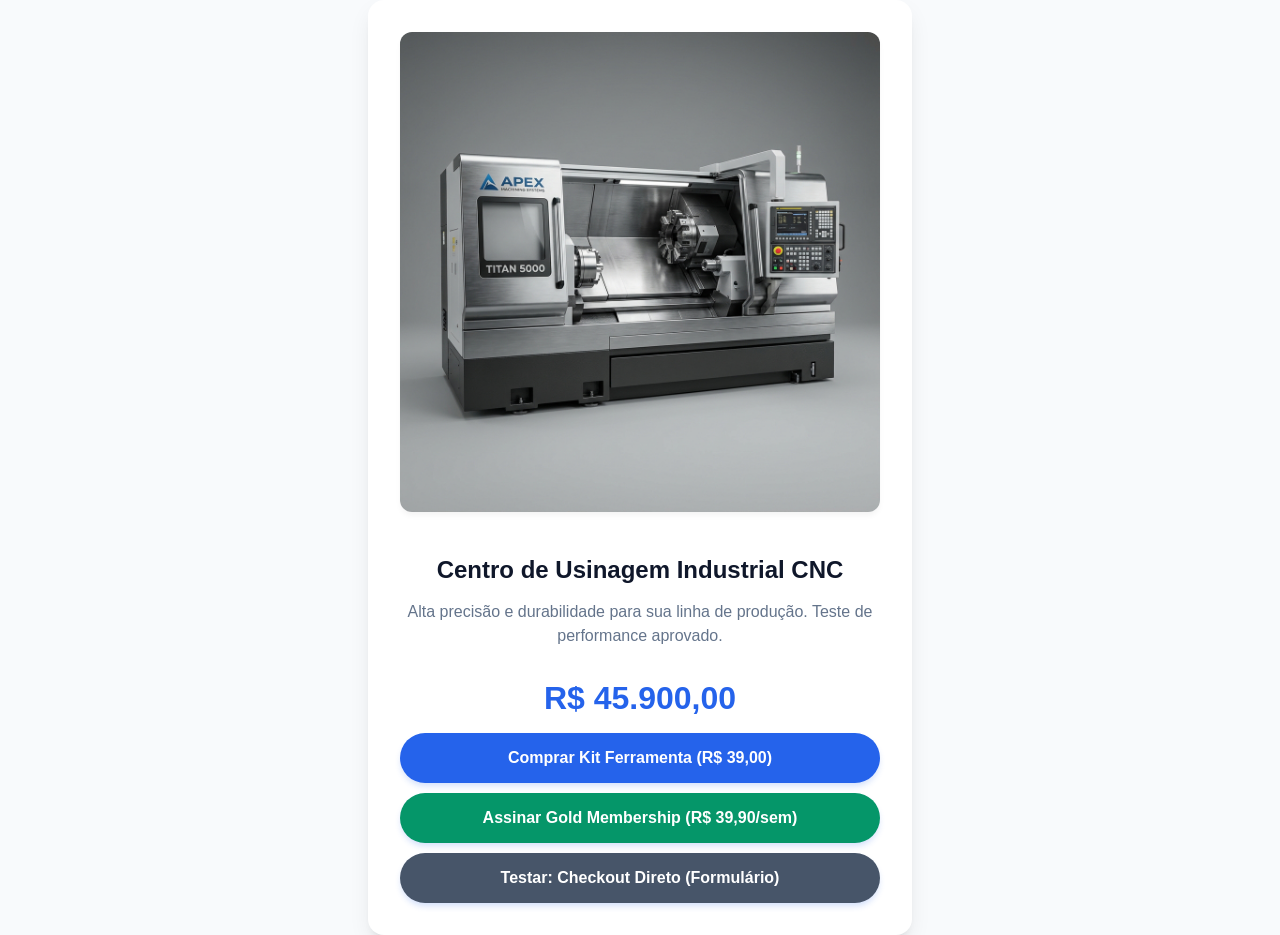
<file: testebotao.html>
<!DOCTYPE html>
<html lang="pt-BR">

<head>
    <meta charset="UTF-8">
    <meta name="viewport" content="width=device-width, initial-scale=1.0">
    <title>Oferta Especial - Máquina Ferramenta Industrial</title>
    <style>
        :root {
            --primary-color: #2563eb;
            --hover-color: #1d4ed8;
            --bg-color: #f8fafc;
            --text-color: #1e293b;
            --card-bg: #ffffff;
        }

        body {
            font-family: 'Inter', -apple-system, BlinkMacSystemFont, 'Segoe UI', Roboto, sans-serif;
            background-color: var(--bg-color);
            color: var(--text-color);
            margin: 0;
            padding: 0;
            display: flex;
            justify-content: center;
            align-items: center;
            min-height: 100vh;
        }

        .container {
            background-color: var(--card-bg);
            border-radius: 16px;
            box-shadow: 0 10px 25px -5px rgba(0, 0, 0, 0.1), 0 8px 10px -6px rgba(0, 0, 0, 0.1);
            overflow: hidden;
            max-width: 480px;
            width: 90%;
            padding: 2rem;
            text-align: center;
            transition: transform 0.3s ease;
        }

        .container:hover {
            transform: translateY(-5px);
        }

        .product-image {
            width: 100%;
            height: auto;
            border-radius: 12px;
            margin-bottom: 1.5rem;
            object-fit: cover;
            box-shadow: 0 4px 6px -1px rgba(0, 0, 0, 0.05);
        }

        h1 {
            font-size: 1.5rem;
            font-weight: 700;
            margin-bottom: 0.5rem;
            color: #0f172a;
        }

        .price {
            font-size: 2rem;
            font-weight: 800;
            color: var(--primary-color);
            margin: 1rem 0;
        }

        .description {
            color: #64748b;
            margin-bottom: 2rem;
            line-height: 1.5;
        }

        .buy-button {
            display: inline-block;
            background-color: var(--primary-color);
            color: white;
            text-decoration: none;
            font-weight: 600;
            padding: 1rem 2rem;
            border-radius: 9999px;
            width: 100%;
            box-sizing: border-box;
            transition: background-color 0.2s, transform 0.1s;
            box-shadow: 0 4px 6px -1px rgba(37, 99, 235, 0.2);
        }

        .buy-button:hover {
            background-color: var(--hover-color);
            transform: translateY(-2px);
            box-shadow: 0 6px 8px -1px rgba(37, 99, 235, 0.3);
        }

        .buy-button:active {
            transform: translateY(0);
        }
    </style>
</head>

<body>

    <div class="container">
        <img src="./tool_machine.png" alt="Máquina Ferramenta Industrial" class="product-image">
        <h1>Centro de Usinagem Industrial CNC</h1>
        <p class="description">Alta precisão e durabilidade para sua linha de produção. Teste de performance aprovado.
        </p>
        <div class="price">R$ 45.900,00</div>
        <!-- BOTÕES DE EXEMPLO -->
        <div style="display: flex; flex-direction: column; gap: 10px;">

            <!-- OPÇÃO 1: PRODUTO NORMAL (One-time purchase) -->
            <!-- Link: /cart/{VARIANT_ID}:1 -->
            <a href="https://5qxzc2-13.myshopify.com/cart/45047438409867:1" class="buy-button">
                Comprar Kit Ferramenta (R$ 39,00)
            </a>

            <!-- OPÇÃO 2: ASSINATURA (Recharge/Bold/Native) -->
            <!-- Link: /cart/{VARIANT_ID}:1?selling_plan={SELLING_PLAN_ID} -->
            <a href="https://5qxzc2-13.myshopify.com/cart/45000940224651:1?selling_plan=2033614987" class="buy-button"
                style="background-color: #059669;">
                Assinar Gold Membership (R$ 39,90/sem)
            </a>

            <!-- OPÇÃO 3: AMBOS NO CARRINHO (Via Formulário HTML) -->
            <!-- Esta é a forma mais robusta de adicionar múltiplos itens sem usar API/Javascript complexo -->
            <form action="https://5qxzc2-13.myshopify.com/cart/add" method="post" target="_blank">

                <!-- Item 1: Gold Membership (Com Assinatura) -->
                <input type="hidden" name="items[0][id]" value="45000940224651">
                <input type="hidden" name="items[0][quantity]" value="1">
                <input type="hidden" name="items[0][selling_plan]" value="2033614987">

                <!-- Item 2: Kit Ferramenta (Produto Normal) -->
                <input type="hidden" name="items[1][id]" value="45047438409867">
                <input type="hidden" name="items[1][quantity]" value="1">

                <!-- Redirecionar direto para o Checkout -->
                <input type="hidden" name="return_to" value="/checkout">

                <button type="submit" class="buy-button"
                    style="background-color: #475569; border: none; cursor: pointer; font-size: 1rem; font-family: inherit;">
                    Testar: Checkout Direto (Formulário)
                </button>
            </form>

        </div>
    </div>

</body>

</html>
</file>
<file: assets/index-DcQQoMRH.css>
:root{--primary-color: #2563eb;--hover-color: #1d4ed8;--bg-color: #f8fafc;--text-color: #1e293b;--card-bg: #ffffff}.testebotao-body{font-family:Inter,-apple-system,BlinkMacSystemFont,Segoe UI,Roboto,sans-serif;background-color:var(--bg-color);color:var(--text-color);margin:0;padding:0;display:flex;justify-content:center;align-items:center;min-height:100vh}.container{background-color:var(--card-bg);border-radius:16px;box-shadow:0 10px 25px -5px rgba(0,0,0,.1),0 8px 10px -6px rgba(0,0,0,.1);overflow:hidden;max-width:480px;width:90%;padding:2rem;text-align:center;transition:transform .3s ease}.container:hover{transform:translateY(-5px)}.product-image{width:100%;height:auto;border-radius:12px;margin-bottom:1.5rem;-o-object-fit:cover;object-fit:cover;box-shadow:0 4px 6px -1px rgba(0,0,0,.05)}.testebotao-body h1{font-size:1.5rem;font-weight:700;margin-bottom:.5rem;color:#0f172a}.price{font-size:2rem;font-weight:800;color:var(--primary-color);margin:1rem 0}.description{color:#64748b;margin-bottom:2rem;line-height:1.5}.buy-button{display:inline-block;background-color:var(--primary-color);color:#fff;text-decoration:none;font-weight:600;padding:1rem 2rem;border-radius:9999px;width:100%;box-sizing:border-box;transition:background-color .2s,transform .1s;box-shadow:0 4px 6px -1px rgba(37,99,235,.2);border:none;cursor:pointer;font-family:inherit;font-size:1rem}.buy-button:hover{background-color:var(--hover-color);transform:translateY(-2px);box-shadow:0 6px 8px -1px rgba(37,99,235,.3)}.buy-button:active{transform:translateY(0)}*,:before,:after{--tw-border-spacing-x: 0;--tw-border-spacing-y: 0;--tw-translate-x: 0;--tw-translate-y: 0;--tw-rotate: 0;--tw-skew-x: 0;--tw-skew-y: 0;--tw-scale-x: 1;--tw-scale-y: 1;--tw-pan-x: ;--tw-pan-y: ;--tw-pinch-zoom: ;--tw-scroll-snap-strictness: proximity;--tw-gradient-from-position: ;--tw-gradient-via-position: ;--tw-gradient-to-position: ;--tw-ordinal: ;--tw-slashed-zero: ;--tw-numeric-figure: ;--tw-numeric-spacing: ;--tw-numeric-fraction: ;--tw-ring-inset: ;--tw-ring-offset-width: 0px;--tw-ring-offset-color: #fff;--tw-ring-color: rgb(59 130 246 / .5);--tw-ring-offset-shadow: 0 0 #0000;--tw-ring-shadow: 0 0 #0000;--tw-shadow: 0 0 #0000;--tw-shadow-colored: 0 0 #0000;--tw-blur: ;--tw-brightness: ;--tw-contrast: ;--tw-grayscale: ;--tw-hue-rotate: ;--tw-invert: ;--tw-saturate: ;--tw-sepia: ;--tw-drop-shadow: ;--tw-backdrop-blur: ;--tw-backdrop-brightness: ;--tw-backdrop-contrast: ;--tw-backdrop-grayscale: ;--tw-backdrop-hue-rotate: ;--tw-backdrop-invert: ;--tw-backdrop-opacity: ;--tw-backdrop-saturate: ;--tw-backdrop-sepia: ;--tw-contain-size: ;--tw-contain-layout: ;--tw-contain-paint: ;--tw-contain-style: }::backdrop{--tw-border-spacing-x: 0;--tw-border-spacing-y: 0;--tw-translate-x: 0;--tw-translate-y: 0;--tw-rotate: 0;--tw-skew-x: 0;--tw-skew-y: 0;--tw-scale-x: 1;--tw-scale-y: 1;--tw-pan-x: ;--tw-pan-y: ;--tw-pinch-zoom: ;--tw-scroll-snap-strictness: proximity;--tw-gradient-from-position: ;--tw-gradient-via-position: ;--tw-gradient-to-position: ;--tw-ordinal: ;--tw-slashed-zero: ;--tw-numeric-figure: ;--tw-numeric-spacing: ;--tw-numeric-fraction: ;--tw-ring-inset: ;--tw-ring-offset-width: 0px;--tw-ring-offset-color: #fff;--tw-ring-color: rgb(59 130 246 / .5);--tw-ring-offset-shadow: 0 0 #0000;--tw-ring-shadow: 0 0 #0000;--tw-shadow: 0 0 #0000;--tw-shadow-colored: 0 0 #0000;--tw-blur: ;--tw-brightness: ;--tw-contrast: ;--tw-grayscale: ;--tw-hue-rotate: ;--tw-invert: ;--tw-saturate: ;--tw-sepia: ;--tw-drop-shadow: ;--tw-backdrop-blur: ;--tw-backdrop-brightness: ;--tw-backdrop-contrast: ;--tw-backdrop-grayscale: ;--tw-backdrop-hue-rotate: ;--tw-backdrop-invert: ;--tw-backdrop-opacity: ;--tw-backdrop-saturate: ;--tw-backdrop-sepia: ;--tw-contain-size: ;--tw-contain-layout: ;--tw-contain-paint: ;--tw-contain-style: }*,:before,:after{box-sizing:border-box;border-width:0;border-style:solid;border-color:#e5e7eb}:before,:after{--tw-content: ""}html,:host{line-height:1.5;-webkit-text-size-adjust:100%;-moz-tab-size:4;-o-tab-size:4;tab-size:4;font-family:ui-sans-serif,system-ui,sans-serif,"Apple Color Emoji","Segoe UI Emoji",Segoe UI Symbol,"Noto Color Emoji";font-feature-settings:normal;font-variation-settings:normal;-webkit-tap-highlight-color:transparent}body{margin:0;line-height:inherit}hr{height:0;color:inherit;border-top-width:1px}abbr:where([title]){-webkit-text-decoration:underline dotted;text-decoration:underline dotted}h1,h2,h3,h4,h5,h6{font-size:inherit;font-weight:inherit}a{color:inherit;text-decoration:inherit}b,strong{font-weight:bolder}code,kbd,samp,pre{font-family:ui-monospace,SFMono-Regular,Menlo,Monaco,Consolas,Liberation Mono,Courier New,monospace;font-feature-settings:normal;font-variation-settings:normal;font-size:1em}small{font-size:80%}sub,sup{font-size:75%;line-height:0;position:relative;vertical-align:baseline}sub{bottom:-.25em}sup{top:-.5em}table{text-indent:0;border-color:inherit;border-collapse:collapse}button,input,optgroup,select,textarea{font-family:inherit;font-feature-settings:inherit;font-variation-settings:inherit;font-size:100%;font-weight:inherit;line-height:inherit;letter-spacing:inherit;color:inherit;margin:0;padding:0}button,select{text-transform:none}button,input:where([type=button]),input:where([type=reset]),input:where([type=submit]){-webkit-appearance:button;background-color:transparent;background-image:none}:-moz-focusring{outline:auto}:-moz-ui-invalid{box-shadow:none}progress{vertical-align:baseline}::-webkit-inner-spin-button,::-webkit-outer-spin-button{height:auto}[type=search]{-webkit-appearance:textfield;outline-offset:-2px}::-webkit-search-decoration{-webkit-appearance:none}::-webkit-file-upload-button{-webkit-appearance:button;font:inherit}summary{display:list-item}blockquote,dl,dd,h1,h2,h3,h4,h5,h6,hr,figure,p,pre{margin:0}fieldset{margin:0;padding:0}legend{padding:0}ol,ul,menu{list-style:none;margin:0;padding:0}dialog{padding:0}textarea{resize:vertical}input::-moz-placeholder,textarea::-moz-placeholder{opacity:1;color:#9ca3af}input::placeholder,textarea::placeholder{opacity:1;color:#9ca3af}button,[role=button]{cursor:pointer}:disabled{cursor:default}img,svg,video,canvas,audio,iframe,embed,object{display:block;vertical-align:middle}img,video{max-width:100%;height:auto}[hidden]:where(:not([hidden=until-found])){display:none}:root{--background: 32 4% 97%;--foreground: 217 33% 17%;--card: 0 0% 100%;--card-foreground: 217 33% 17%;--popover: 0 0% 100%;--popover-foreground: 217 33% 17%;--primary: 146 14% 36%;--primary-foreground: 0 0% 100%;--secondary: 38 15% 94%;--secondary-foreground: 217 33% 17%;--muted: 38 15% 92%;--muted-foreground: 215 16% 47%;--accent: 35 45% 65%;--accent-foreground: 217 33% 17%;--destructive: 0 84% 60%;--destructive-foreground: 0 0% 100%;--border: 214 32% 91%;--input: 214 32% 91%;--ring: 146 14% 36%;--success: 146 14% 36%;--success-foreground: 0 0% 100%;--warning: 45 93% 58%;--warning-foreground: 0 0% 0%;--info: 217 91% 60%;--info-foreground: 0 0% 100%;--price-original: 0 84% 60%;--price-sale: 146 14% 36%;--price-installment: 217 20% 65%;--radius: .5rem;--sidebar-background: 0 0% 98%;--sidebar-foreground: 240 5.3% 26.1%;--sidebar-primary: 240 5.9% 10%;--sidebar-primary-foreground: 0 0% 98%;--sidebar-accent: 240 4.8% 95.9%;--sidebar-accent-foreground: 240 5.9% 10%;--sidebar-border: 220 13% 91%;--sidebar-ring: 217.2 91.2% 59.8%}.dark{--background: 222.2 84% 4.9%;--foreground: 210 40% 98%;--card: 222.2 84% 4.9%;--card-foreground: 210 40% 98%;--popover: 222.2 84% 4.9%;--popover-foreground: 210 40% 98%;--primary: 210 40% 98%;--primary-foreground: 222.2 47.4% 11.2%;--secondary: 217.2 32.6% 17.5%;--secondary-foreground: 210 40% 98%;--muted: 217.2 32.6% 17.5%;--muted-foreground: 215 20.2% 65.1%;--accent: 217.2 32.6% 17.5%;--accent-foreground: 210 40% 98%;--destructive: 0 62.8% 30.6%;--destructive-foreground: 210 40% 98%;--border: 217.2 32.6% 17.5%;--input: 217.2 32.6% 17.5%;--ring: 212.7 26.8% 83.9%;--sidebar-background: 240 5.9% 10%;--sidebar-foreground: 240 4.8% 95.9%;--sidebar-primary: 224.3 76.3% 48%;--sidebar-primary-foreground: 0 0% 100%;--sidebar-accent: 240 3.7% 15.9%;--sidebar-accent-foreground: 240 4.8% 95.9%;--sidebar-border: 240 3.7% 15.9%;--sidebar-ring: 217.2 91.2% 59.8%}*{border-color:hsl(var(--border))}body{background-color:hsl(var(--background));color:hsl(var(--foreground))}.container{width:100%;margin-right:auto;margin-left:auto;padding-right:2rem;padding-left:2rem}@media (min-width: 1400px){.container{max-width:1400px}}.sr-only{position:absolute;width:1px;height:1px;padding:0;margin:-1px;overflow:hidden;clip:rect(0,0,0,0);white-space:nowrap;border-width:0}.pointer-events-none{pointer-events:none}.pointer-events-auto{pointer-events:auto}.visible{visibility:visible}.invisible{visibility:hidden}.fixed{position:fixed}.absolute{position:absolute}.relative{position:relative}.inset-0{top:0;right:0;bottom:0;left:0}.inset-x-0{left:0;right:0}.inset-y-0{top:0;bottom:0}.-bottom-12{bottom:-3rem}.-left-12{left:-3rem}.-right-12{right:-3rem}.-top-12{top:-3rem}.bottom-0{bottom:0}.bottom-4{bottom:1rem}.left-0{left:0}.left-1{left:.25rem}.left-1\/2{left:50%}.left-2{left:.5rem}.left-4{left:1rem}.left-\[50\%\]{left:50%}.right-0{right:0}.right-1{right:.25rem}.right-2{right:.5rem}.right-3{right:.75rem}.right-4{right:1rem}.top-0{top:0}.top-1\.5{top:.375rem}.top-1\/2{top:50%}.top-2{top:.5rem}.top-3\.5{top:.875rem}.top-4{top:1rem}.top-\[1px\]{top:1px}.top-\[50\%\]{top:50%}.top-\[60\%\]{top:60%}.top-full{top:100%}.z-10{z-index:10}.z-20{z-index:20}.z-40{z-index:40}.z-50{z-index:50}.z-\[100\]{z-index:100}.z-\[1\]{z-index:1}.z-\[9999\]{z-index:9999}.-mx-1{margin-left:-.25rem;margin-right:-.25rem}.mx-2{margin-left:.5rem;margin-right:.5rem}.mx-3\.5{margin-left:.875rem;margin-right:.875rem}.mx-auto{margin-left:auto;margin-right:auto}.my-0\.5{margin-top:.125rem;margin-bottom:.125rem}.my-1{margin-top:.25rem;margin-bottom:.25rem}.-ml-2{margin-left:-.5rem}.-ml-4{margin-left:-1rem}.-mt-4{margin-top:-1rem}.mb-1{margin-bottom:.25rem}.mb-12{margin-bottom:3rem}.mb-2{margin-bottom:.5rem}.mb-4{margin-bottom:1rem}.mb-6{margin-bottom:1.5rem}.mb-8{margin-bottom:2rem}.ml-1{margin-left:.25rem}.ml-auto{margin-left:auto}.mr-2{margin-right:.5rem}.mt-0\.5{margin-top:.125rem}.mt-1\.5{margin-top:.375rem}.mt-2{margin-top:.5rem}.mt-24{margin-top:6rem}.mt-4{margin-top:1rem}.mt-auto{margin-top:auto}.block{display:block}.flex{display:flex}.inline-flex{display:inline-flex}.table{display:table}.grid{display:grid}.hidden{display:none}.aspect-\[4\/3\]{aspect-ratio:4/3}.aspect-square{aspect-ratio:1 / 1}.aspect-video{aspect-ratio:16 / 9}.size-4{width:1rem;height:1rem}.h-1\.5{height:.375rem}.h-10{height:2.5rem}.h-11{height:2.75rem}.h-12{height:3rem}.h-14{height:3.5rem}.h-16{height:4rem}.h-2{height:.5rem}.h-2\.5{height:.625rem}.h-3{height:.75rem}.h-3\.5{height:.875rem}.h-4{height:1rem}.h-5{height:1.25rem}.h-6{height:1.5rem}.h-7{height:1.75rem}.h-8{height:2rem}.h-9{height:2.25rem}.h-\[1px\]{height:1px}.h-\[45px\]{height:45px}.h-\[var\(--radix-navigation-menu-viewport-height\)\]{height:var(--radix-navigation-menu-viewport-height)}.h-\[var\(--radix-select-trigger-height\)\]{height:var(--radix-select-trigger-height)}.h-auto{height:auto}.h-full{height:100%}.h-px{height:1px}.h-svh{height:100svh}.max-h-96{max-height:24rem}.max-h-\[300px\]{max-height:300px}.max-h-full{max-height:100%}.max-h-screen{max-height:100vh}.min-h-0{min-height:0px}.min-h-\[80px\]{min-height:80px}.min-h-screen{min-height:100vh}.min-h-svh{min-height:100svh}.w-0{width:0px}.w-1{width:.25rem}.w-10{width:2.5rem}.w-11{width:2.75rem}.w-12{width:3rem}.w-16{width:4rem}.w-2{width:.5rem}.w-2\.5{width:.625rem}.w-3{width:.75rem}.w-3\.5{width:.875rem}.w-3\/4{width:75%}.w-4{width:1rem}.w-5{width:1.25rem}.w-6{width:1.5rem}.w-64{width:16rem}.w-7{width:1.75rem}.w-72{width:18rem}.w-8{width:2rem}.w-9{width:2.25rem}.w-\[--sidebar-width\]{width:var(--sidebar-width)}.w-\[100px\]{width:100px}.w-\[1px\]{width:1px}.w-\[70px\]{width:70px}.w-auto{width:auto}.w-full{width:100%}.w-max{width:-moz-max-content;width:max-content}.w-px{width:1px}.min-w-0{min-width:0px}.min-w-5{min-width:1.25rem}.min-w-\[12rem\]{min-width:12rem}.min-w-\[20px\]{min-width:20px}.min-w-\[8rem\]{min-width:8rem}.min-w-\[var\(--radix-select-trigger-width\)\]{min-width:var(--radix-select-trigger-width)}.max-w-4xl{max-width:56rem}.max-w-\[--skeleton-width\]{max-width:var(--skeleton-width)}.max-w-\[250px\]{max-width:250px}.max-w-\[90\%\]{max-width:90%}.max-w-full{max-width:100%}.max-w-lg{max-width:32rem}.max-w-max{max-width:-moz-max-content;max-width:max-content}.max-w-md{max-width:28rem}.max-w-none{max-width:none}.max-w-sm{max-width:24rem}.flex-1{flex:1 1 0%}.flex-shrink-0,.shrink-0{flex-shrink:0}.grow{flex-grow:1}.grow-0{flex-grow:0}.basis-1\/5{flex-basis:20%}.basis-full{flex-basis:100%}.caption-bottom{caption-side:bottom}.border-collapse{border-collapse:collapse}.-translate-x-1\/2{--tw-translate-x: -50%;transform:translate(var(--tw-translate-x),var(--tw-translate-y)) rotate(var(--tw-rotate)) skew(var(--tw-skew-x)) skewY(var(--tw-skew-y)) scaleX(var(--tw-scale-x)) scaleY(var(--tw-scale-y))}.-translate-x-px{--tw-translate-x: -1px;transform:translate(var(--tw-translate-x),var(--tw-translate-y)) rotate(var(--tw-rotate)) skew(var(--tw-skew-x)) skewY(var(--tw-skew-y)) scaleX(var(--tw-scale-x)) scaleY(var(--tw-scale-y))}.-translate-y-1\/2{--tw-translate-y: -50%;transform:translate(var(--tw-translate-x),var(--tw-translate-y)) rotate(var(--tw-rotate)) skew(var(--tw-skew-x)) skewY(var(--tw-skew-y)) scaleX(var(--tw-scale-x)) scaleY(var(--tw-scale-y))}.translate-x-\[-50\%\]{--tw-translate-x: -50%;transform:translate(var(--tw-translate-x),var(--tw-translate-y)) rotate(var(--tw-rotate)) skew(var(--tw-skew-x)) skewY(var(--tw-skew-y)) scaleX(var(--tw-scale-x)) scaleY(var(--tw-scale-y))}.translate-x-px{--tw-translate-x: 1px;transform:translate(var(--tw-translate-x),var(--tw-translate-y)) rotate(var(--tw-rotate)) skew(var(--tw-skew-x)) skewY(var(--tw-skew-y)) scaleX(var(--tw-scale-x)) scaleY(var(--tw-scale-y))}.translate-y-0{--tw-translate-y: 0px;transform:translate(var(--tw-translate-x),var(--tw-translate-y)) rotate(var(--tw-rotate)) skew(var(--tw-skew-x)) skewY(var(--tw-skew-y)) scaleX(var(--tw-scale-x)) scaleY(var(--tw-scale-y))}.translate-y-\[-50\%\]{--tw-translate-y: -50%;transform:translate(var(--tw-translate-x),var(--tw-translate-y)) rotate(var(--tw-rotate)) skew(var(--tw-skew-x)) skewY(var(--tw-skew-y)) scaleX(var(--tw-scale-x)) scaleY(var(--tw-scale-y))}.translate-y-full{--tw-translate-y: 100%;transform:translate(var(--tw-translate-x),var(--tw-translate-y)) rotate(var(--tw-rotate)) skew(var(--tw-skew-x)) skewY(var(--tw-skew-y)) scaleX(var(--tw-scale-x)) scaleY(var(--tw-scale-y))}.rotate-45{--tw-rotate: 45deg;transform:translate(var(--tw-translate-x),var(--tw-translate-y)) rotate(var(--tw-rotate)) skew(var(--tw-skew-x)) skewY(var(--tw-skew-y)) scaleX(var(--tw-scale-x)) scaleY(var(--tw-scale-y))}.rotate-90{--tw-rotate: 90deg;transform:translate(var(--tw-translate-x),var(--tw-translate-y)) rotate(var(--tw-rotate)) skew(var(--tw-skew-x)) skewY(var(--tw-skew-y)) scaleX(var(--tw-scale-x)) scaleY(var(--tw-scale-y))}.transform{transform:translate(var(--tw-translate-x),var(--tw-translate-y)) rotate(var(--tw-rotate)) skew(var(--tw-skew-x)) skewY(var(--tw-skew-y)) scaleX(var(--tw-scale-x)) scaleY(var(--tw-scale-y))}@keyframes fade-in{0%{opacity:0;transform:translateY(10px)}to{opacity:1;transform:translateY(0)}}.animate-fade-in{animation:fade-in .3s ease-out}@keyframes fade-out{0%{opacity:1;transform:translateY(0)}to{opacity:0;transform:translateY(10px)}}.animate-fade-out{animation:fade-out .3s ease-out}@keyframes pulse{50%{opacity:.5}}.animate-pulse{animation:pulse 2s cubic-bezier(.4,0,.6,1) infinite}@keyframes slide-in-right{0%{transform:translate(100%)}to{transform:translate(0)}}.animate-slide-in-right{animation:slide-in-right .3s ease-out}@keyframes spin{to{transform:rotate(360deg)}}.animate-spin{animation:spin 1s linear infinite}.cursor-default{cursor:default}.cursor-pointer{cursor:pointer}.touch-none{touch-action:none}.select-none{-webkit-user-select:none;-moz-user-select:none;user-select:none}.list-none{list-style-type:none}.grid-cols-1{grid-template-columns:repeat(1,minmax(0,1fr))}.grid-cols-4{grid-template-columns:repeat(4,minmax(0,1fr))}.flex-row{flex-direction:row}.flex-col{flex-direction:column}.flex-col-reverse{flex-direction:column-reverse}.flex-wrap{flex-wrap:wrap}.items-start{align-items:flex-start}.items-end{align-items:flex-end}.items-center{align-items:center}.items-baseline{align-items:baseline}.items-stretch{align-items:stretch}.justify-center{justify-content:center}.justify-between{justify-content:space-between}.gap-1{gap:.25rem}.gap-1\.5{gap:.375rem}.gap-2{gap:.5rem}.gap-3{gap:.75rem}.gap-4{gap:1rem}.gap-5{gap:1.25rem}.gap-8{gap:2rem}.space-x-1>:not([hidden])~:not([hidden]){--tw-space-x-reverse: 0;margin-right:calc(.25rem * var(--tw-space-x-reverse));margin-left:calc(.25rem * calc(1 - var(--tw-space-x-reverse)))}.space-x-2>:not([hidden])~:not([hidden]){--tw-space-x-reverse: 0;margin-right:calc(.5rem * var(--tw-space-x-reverse));margin-left:calc(.5rem * calc(1 - var(--tw-space-x-reverse)))}.space-x-3>:not([hidden])~:not([hidden]){--tw-space-x-reverse: 0;margin-right:calc(.75rem * var(--tw-space-x-reverse));margin-left:calc(.75rem * calc(1 - var(--tw-space-x-reverse)))}.space-x-4>:not([hidden])~:not([hidden]){--tw-space-x-reverse: 0;margin-right:calc(1rem * var(--tw-space-x-reverse));margin-left:calc(1rem * calc(1 - var(--tw-space-x-reverse)))}.space-y-0>:not([hidden])~:not([hidden]){--tw-space-y-reverse: 0;margin-top:calc(0px * calc(1 - var(--tw-space-y-reverse)));margin-bottom:calc(0px * var(--tw-space-y-reverse))}.space-y-1>:not([hidden])~:not([hidden]){--tw-space-y-reverse: 0;margin-top:calc(.25rem * calc(1 - var(--tw-space-y-reverse)));margin-bottom:calc(.25rem * var(--tw-space-y-reverse))}.space-y-1\.5>:not([hidden])~:not([hidden]){--tw-space-y-reverse: 0;margin-top:calc(.375rem * calc(1 - var(--tw-space-y-reverse)));margin-bottom:calc(.375rem * var(--tw-space-y-reverse))}.space-y-2>:not([hidden])~:not([hidden]){--tw-space-y-reverse: 0;margin-top:calc(.5rem * calc(1 - var(--tw-space-y-reverse)));margin-bottom:calc(.5rem * var(--tw-space-y-reverse))}.space-y-3>:not([hidden])~:not([hidden]){--tw-space-y-reverse: 0;margin-top:calc(.75rem * calc(1 - var(--tw-space-y-reverse)));margin-bottom:calc(.75rem * var(--tw-space-y-reverse))}.space-y-4>:not([hidden])~:not([hidden]){--tw-space-y-reverse: 0;margin-top:calc(1rem * calc(1 - var(--tw-space-y-reverse)));margin-bottom:calc(1rem * var(--tw-space-y-reverse))}.space-y-6>:not([hidden])~:not([hidden]){--tw-space-y-reverse: 0;margin-top:calc(1.5rem * calc(1 - var(--tw-space-y-reverse)));margin-bottom:calc(1.5rem * var(--tw-space-y-reverse))}.space-y-8>:not([hidden])~:not([hidden]){--tw-space-y-reverse: 0;margin-top:calc(2rem * calc(1 - var(--tw-space-y-reverse)));margin-bottom:calc(2rem * var(--tw-space-y-reverse))}.overflow-auto{overflow:auto}.overflow-hidden{overflow:hidden}.overflow-x-auto{overflow-x:auto}.overflow-y-auto{overflow-y:auto}.overflow-x-hidden{overflow-x:hidden}.whitespace-nowrap{white-space:nowrap}.break-words{overflow-wrap:break-word}.rounded{border-radius:.25rem}.rounded-2xl{border-radius:1rem}.rounded-\[2px\]{border-radius:2px}.rounded-\[inherit\]{border-radius:inherit}.rounded-full{border-radius:9999px}.rounded-lg{border-radius:var(--radius)}.rounded-md{border-radius:calc(var(--radius) - 2px)}.rounded-sm{border-radius:calc(var(--radius) - 4px)}.rounded-xl{border-radius:.75rem}.rounded-t-\[10px\]{border-top-left-radius:10px;border-top-right-radius:10px}.rounded-tl-sm{border-top-left-radius:calc(var(--radius) - 4px)}.border{border-width:1px}.border-2{border-width:2px}.border-\[0\.5px\]{border-width:.5px}.border-\[1\.5px\]{border-width:1.5px}.border-y{border-top-width:1px;border-bottom-width:1px}.border-b{border-bottom-width:1px}.border-b-2{border-bottom-width:2px}.border-l{border-left-width:1px}.border-r{border-right-width:1px}.border-t{border-top-width:1px}.border-t-0{border-top-width:0px}.border-dashed{border-style:dashed}.border-\[--color-border\]{border-color:var(--color-border)}.border-black{--tw-border-opacity: 1;border-color:rgb(0 0 0 / var(--tw-border-opacity, 1))}.border-black\/10{border-color:rgba(0,0,0,.1)}.border-border{border-color:hsl(var(--border))}.border-border\/50{border-color:hsl(var(--border) / .5)}.border-destructive{border-color:hsl(var(--destructive))}.border-destructive\/50{border-color:hsl(var(--destructive) / .5)}.border-gray-600{--tw-border-opacity: 1;border-color:rgb(75 85 99 / var(--tw-border-opacity, 1))}.border-input{border-color:hsl(var(--input))}.border-muted\/30{border-color:hsl(var(--muted) / .3)}.border-primary{border-color:hsl(var(--primary))}.border-transparent{border-color:transparent}.border-white{--tw-border-opacity: 1;border-color:rgb(255 255 255 / var(--tw-border-opacity, 1))}.border-l-transparent{border-left-color:transparent}.border-t-transparent{border-top-color:transparent}.bg-\[\#4F695B\]{--tw-bg-opacity: 1;background-color:rgb(79 105 91 / var(--tw-bg-opacity, 1))}.bg-\[\#52685F\]{--tw-bg-opacity: 1;background-color:rgb(82 104 95 / var(--tw-bg-opacity, 1))}.bg-\[--color-bg\]{background-color:var(--color-bg)}.bg-accent{background-color:hsl(var(--accent))}.bg-background{background-color:hsl(var(--background))}.bg-black\/80{background-color:rgba(0,0,0,.8)}.bg-border{background-color:hsl(var(--border))}.bg-card{background-color:hsl(var(--card))}.bg-destructive{background-color:hsl(var(--destructive))}.bg-foreground{background-color:hsl(var(--foreground))}.bg-gray-100{--tw-bg-opacity: 1;background-color:rgb(243 244 246 / var(--tw-bg-opacity, 1))}.bg-gray-700{--tw-bg-opacity: 1;background-color:rgb(55 65 81 / var(--tw-bg-opacity, 1))}.bg-gray-800{--tw-bg-opacity: 1;background-color:rgb(31 41 55 / var(--tw-bg-opacity, 1))}.bg-gray-900{--tw-bg-opacity: 1;background-color:rgb(17 24 39 / var(--tw-bg-opacity, 1))}.bg-muted{background-color:hsl(var(--muted))}.bg-muted\/20{background-color:hsl(var(--muted) / .2)}.bg-muted\/50{background-color:hsl(var(--muted) / .5)}.bg-pink-600{--tw-bg-opacity: 1;background-color:rgb(219 39 119 / var(--tw-bg-opacity, 1))}.bg-popover{background-color:hsl(var(--popover))}.bg-primary{background-color:hsl(var(--primary))}.bg-primary\/30{background-color:hsl(var(--primary) / .3)}.bg-primary\/5{background-color:hsl(var(--primary) / .05)}.bg-secondary{background-color:hsl(var(--secondary))}.bg-success{background-color:hsl(var(--success))}.bg-transparent{background-color:transparent}.bg-white{--tw-bg-opacity: 1;background-color:rgb(255 255 255 / var(--tw-bg-opacity, 1))}.bg-white\/10{background-color:rgba(255,255,255,.1)}.fill-current{fill:currentColor}.fill-warning{fill:hsl(var(--warning))}.stroke-\[2\]{stroke-width:2}.object-contain{-o-object-fit:contain;object-fit:contain}.p-0{padding:0}.p-1{padding:.25rem}.p-2{padding:.5rem}.p-3{padding:.75rem}.p-4{padding:1rem}.p-6{padding:1.5rem}.p-8{padding:2rem}.p-\[1px\]{padding:1px}.px-0{padding-left:0;padding-right:0}.px-1{padding-left:.25rem;padding-right:.25rem}.px-2{padding-left:.5rem;padding-right:.5rem}.px-2\.5{padding-left:.625rem;padding-right:.625rem}.px-3{padding-left:.75rem;padding-right:.75rem}.px-4{padding-left:1rem;padding-right:1rem}.px-5{padding-left:1.25rem;padding-right:1.25rem}.px-8{padding-left:2rem;padding-right:2rem}.py-0{padding-top:0;padding-bottom:0}.py-0\.5{padding-top:.125rem;padding-bottom:.125rem}.py-1{padding-top:.25rem;padding-bottom:.25rem}.py-1\.5{padding-top:.375rem;padding-bottom:.375rem}.py-12{padding-top:3rem;padding-bottom:3rem}.py-16{padding-top:4rem;padding-bottom:4rem}.py-2{padding-top:.5rem;padding-bottom:.5rem}.py-3{padding-top:.75rem;padding-bottom:.75rem}.py-4{padding-top:1rem;padding-bottom:1rem}.py-6{padding-top:1.5rem;padding-bottom:1.5rem}.py-8{padding-top:2rem;padding-bottom:2rem}.pb-2{padding-bottom:.5rem}.pb-24{padding-bottom:6rem}.pb-3{padding-bottom:.75rem}.pb-32{padding-bottom:8rem}.pb-4{padding-bottom:1rem}.pb-48{padding-bottom:12rem}.pl-2{padding-left:.5rem}.pl-2\.5{padding-left:.625rem}.pl-4{padding-left:1rem}.pl-8{padding-left:2rem}.pr-2{padding-right:.5rem}.pr-2\.5{padding-right:.625rem}.pr-8{padding-right:2rem}.pt-0{padding-top:0}.pt-1{padding-top:.25rem}.pt-16{padding-top:4rem}.pt-3{padding-top:.75rem}.pt-4{padding-top:1rem}.text-left{text-align:left}.text-center{text-align:center}.text-right{text-align:right}.align-middle{vertical-align:middle}.font-mono{font-family:ui-monospace,SFMono-Regular,Menlo,Monaco,Consolas,Liberation Mono,Courier New,monospace}.font-sans{font-family:ui-sans-serif,system-ui,sans-serif,"Apple Color Emoji","Segoe UI Emoji",Segoe UI Symbol,"Noto Color Emoji"}.text-2xl{font-size:1.5rem;line-height:2rem}.text-3xl{font-size:1.875rem;line-height:2.25rem}.text-4xl{font-size:2.25rem;line-height:2.5rem}.text-5xl{font-size:3rem;line-height:1}.text-\[0\.8rem\]{font-size:.8rem}.text-\[15px\]{font-size:15px}.text-base{font-size:1rem;line-height:1.5rem}.text-lg{font-size:1.125rem;line-height:1.75rem}.text-sm{font-size:.875rem;line-height:1.25rem}.text-xl{font-size:1.25rem;line-height:1.75rem}.text-xs{font-size:.75rem;line-height:1rem}.font-bold{font-weight:700}.font-medium{font-weight:500}.font-normal{font-weight:400}.font-semibold{font-weight:600}.uppercase{text-transform:uppercase}.tabular-nums{--tw-numeric-spacing: tabular-nums;font-variant-numeric:var(--tw-ordinal) var(--tw-slashed-zero) var(--tw-numeric-figure) var(--tw-numeric-spacing) var(--tw-numeric-fraction)}.leading-none{line-height:1}.leading-relaxed{line-height:1.625}.leading-snug{line-height:1.375}.leading-tight{line-height:1.25}.tracking-tight{letter-spacing:-.025em}.tracking-wide{letter-spacing:.025em}.tracking-widest{letter-spacing:.1em}.text-accent-foreground{color:hsl(var(--accent-foreground))}.text-blue-500{--tw-text-opacity: 1;color:rgb(59 130 246 / var(--tw-text-opacity, 1))}.text-card-foreground{color:hsl(var(--card-foreground))}.text-current{color:currentColor}.text-destructive{color:hsl(var(--destructive))}.text-destructive-foreground{color:hsl(var(--destructive-foreground))}.text-foreground{color:hsl(var(--foreground))}.text-foreground\/50{color:hsl(var(--foreground) / .5)}.text-gray-400{--tw-text-opacity: 1;color:rgb(156 163 175 / var(--tw-text-opacity, 1))}.text-gray-600{--tw-text-opacity: 1;color:rgb(75 85 99 / var(--tw-text-opacity, 1))}.text-muted-foreground{color:hsl(var(--muted-foreground))}.text-popover-foreground{color:hsl(var(--popover-foreground))}.text-price-original{color:hsl(var(--price-original))}.text-price-sale{color:hsl(var(--price-sale))}.text-primary{color:hsl(var(--primary))}.text-primary-foreground{color:hsl(var(--primary-foreground))}.text-red-400{--tw-text-opacity: 1;color:rgb(248 113 113 / var(--tw-text-opacity, 1))}.text-secondary-foreground{color:hsl(var(--secondary-foreground))}.text-success-foreground{color:hsl(var(--success-foreground))}.text-warning{color:hsl(var(--warning))}.text-white{--tw-text-opacity: 1;color:rgb(255 255 255 / var(--tw-text-opacity, 1))}.underline{text-decoration-line:underline}.line-through{text-decoration-line:line-through}.underline-offset-4{text-underline-offset:4px}.placeholder-gray-400::-moz-placeholder{--tw-placeholder-opacity: 1;color:rgb(156 163 175 / var(--tw-placeholder-opacity, 1))}.placeholder-gray-400::placeholder{--tw-placeholder-opacity: 1;color:rgb(156 163 175 / var(--tw-placeholder-opacity, 1))}.opacity-0{opacity:0}.opacity-100{opacity:1}.opacity-50{opacity:.5}.opacity-60{opacity:.6}.opacity-70{opacity:.7}.opacity-90{opacity:.9}.opacity-95{opacity:.95}.mix-blend-screen{mix-blend-mode:screen}.shadow-2xl{--tw-shadow: 0 25px 50px -12px rgb(0 0 0 / .25);--tw-shadow-colored: 0 25px 50px -12px var(--tw-shadow-color);box-shadow:var(--tw-ring-offset-shadow, 0 0 #0000),var(--tw-ring-shadow, 0 0 #0000),var(--tw-shadow)}.shadow-\[0_0_0_1px_hsl\(var\(--sidebar-border\)\)\]{--tw-shadow: 0 0 0 1px hsl(var(--sidebar-border));--tw-shadow-colored: 0 0 0 1px var(--tw-shadow-color);box-shadow:var(--tw-ring-offset-shadow, 0 0 #0000),var(--tw-ring-shadow, 0 0 #0000),var(--tw-shadow)}.shadow-lg{--tw-shadow: 0 10px 15px -3px rgb(0 0 0 / .1), 0 4px 6px -4px rgb(0 0 0 / .1);--tw-shadow-colored: 0 10px 15px -3px var(--tw-shadow-color), 0 4px 6px -4px var(--tw-shadow-color);box-shadow:var(--tw-ring-offset-shadow, 0 0 #0000),var(--tw-ring-shadow, 0 0 #0000),var(--tw-shadow)}.shadow-md{--tw-shadow: 0 4px 6px -1px rgb(0 0 0 / .1), 0 2px 4px -2px rgb(0 0 0 / .1);--tw-shadow-colored: 0 4px 6px -1px var(--tw-shadow-color), 0 2px 4px -2px var(--tw-shadow-color);box-shadow:var(--tw-ring-offset-shadow, 0 0 #0000),var(--tw-ring-shadow, 0 0 #0000),var(--tw-shadow)}.shadow-none{--tw-shadow: 0 0 #0000;--tw-shadow-colored: 0 0 #0000;box-shadow:var(--tw-ring-offset-shadow, 0 0 #0000),var(--tw-ring-shadow, 0 0 #0000),var(--tw-shadow)}.shadow-sm{--tw-shadow: 0 1px 2px 0 rgb(0 0 0 / .05);--tw-shadow-colored: 0 1px 2px 0 var(--tw-shadow-color);box-shadow:var(--tw-ring-offset-shadow, 0 0 #0000),var(--tw-ring-shadow, 0 0 #0000),var(--tw-shadow)}.shadow-xl{--tw-shadow: 0 20px 25px -5px rgb(0 0 0 / .1), 0 8px 10px -6px rgb(0 0 0 / .1);--tw-shadow-colored: 0 20px 25px -5px var(--tw-shadow-color), 0 8px 10px -6px var(--tw-shadow-color);box-shadow:var(--tw-ring-offset-shadow, 0 0 #0000),var(--tw-ring-shadow, 0 0 #0000),var(--tw-shadow)}.outline-none{outline:2px solid transparent;outline-offset:2px}.outline{outline-style:solid}.ring-0{--tw-ring-offset-shadow: var(--tw-ring-inset) 0 0 0 var(--tw-ring-offset-width) var(--tw-ring-offset-color);--tw-ring-shadow: var(--tw-ring-inset) 0 0 0 calc(0px + var(--tw-ring-offset-width)) var(--tw-ring-color);box-shadow:var(--tw-ring-offset-shadow),var(--tw-ring-shadow),var(--tw-shadow, 0 0 #0000)}.ring-2{--tw-ring-offset-shadow: var(--tw-ring-inset) 0 0 0 var(--tw-ring-offset-width) var(--tw-ring-offset-color);--tw-ring-shadow: var(--tw-ring-inset) 0 0 0 calc(2px + var(--tw-ring-offset-width)) var(--tw-ring-color);box-shadow:var(--tw-ring-offset-shadow),var(--tw-ring-shadow),var(--tw-shadow, 0 0 #0000)}.ring-ring{--tw-ring-color: hsl(var(--ring))}.ring-offset-background{--tw-ring-offset-color: hsl(var(--background))}.filter{filter:var(--tw-blur) var(--tw-brightness) var(--tw-contrast) var(--tw-grayscale) var(--tw-hue-rotate) var(--tw-invert) var(--tw-saturate) var(--tw-sepia) var(--tw-drop-shadow)}.transition{transition-property:color,background-color,border-color,text-decoration-color,fill,stroke,opacity,box-shadow,transform,filter,backdrop-filter;transition-timing-function:cubic-bezier(.4,0,.2,1);transition-duration:.15s}.transition-\[left\,right\,width\]{transition-property:left,right,width;transition-timing-function:cubic-bezier(.4,0,.2,1);transition-duration:.15s}.transition-\[margin\,opa\]{transition-property:margin,opa;transition-timing-function:cubic-bezier(.4,0,.2,1);transition-duration:.15s}.transition-\[width\,height\,padding\]{transition-property:width,height,padding;transition-timing-function:cubic-bezier(.4,0,.2,1);transition-duration:.15s}.transition-\[width\]{transition-property:width;transition-timing-function:cubic-bezier(.4,0,.2,1);transition-duration:.15s}.transition-all{transition-property:all;transition-timing-function:cubic-bezier(.4,0,.2,1);transition-duration:.15s}.transition-colors{transition-property:color,background-color,border-color,text-decoration-color,fill,stroke;transition-timing-function:cubic-bezier(.4,0,.2,1);transition-duration:.15s}.transition-opacity{transition-property:opacity;transition-timing-function:cubic-bezier(.4,0,.2,1);transition-duration:.15s}.transition-transform{transition-property:transform;transition-timing-function:cubic-bezier(.4,0,.2,1);transition-duration:.15s}.duration-1000{transition-duration:1s}.duration-200{transition-duration:.2s}.duration-300{transition-duration:.3s}.duration-500{transition-duration:.5s}.ease-in-out{transition-timing-function:cubic-bezier(.4,0,.2,1)}.ease-linear{transition-timing-function:linear}@keyframes enter{0%{opacity:var(--tw-enter-opacity, 1);transform:translate3d(var(--tw-enter-translate-x, 0),var(--tw-enter-translate-y, 0),0) scale3d(var(--tw-enter-scale, 1),var(--tw-enter-scale, 1),var(--tw-enter-scale, 1)) rotate(var(--tw-enter-rotate, 0))}}@keyframes exit{to{opacity:var(--tw-exit-opacity, 1);transform:translate3d(var(--tw-exit-translate-x, 0),var(--tw-exit-translate-y, 0),0) scale3d(var(--tw-exit-scale, 1),var(--tw-exit-scale, 1),var(--tw-exit-scale, 1)) rotate(var(--tw-exit-rotate, 0))}}.animate-in{animation-name:enter;animation-duration:.15s;--tw-enter-opacity: initial;--tw-enter-scale: initial;--tw-enter-rotate: initial;--tw-enter-translate-x: initial;--tw-enter-translate-y: initial}.fade-in,.fade-in-0{--tw-enter-opacity: 0}.fade-in-80{--tw-enter-opacity: .8}.zoom-in-95{--tw-enter-scale: .95}.slide-in-from-bottom-4{--tw-enter-translate-y: 1rem}.duration-1000{animation-duration:1s}.duration-200{animation-duration:.2s}.duration-300{animation-duration:.3s}.duration-500{animation-duration:.5s}.ease-in-out{animation-timing-function:cubic-bezier(.4,0,.2,1)}.ease-linear{animation-timing-function:linear}.file\:border-0::file-selector-button{border-width:0px}.file\:bg-transparent::file-selector-button{background-color:transparent}.file\:text-sm::file-selector-button{font-size:.875rem;line-height:1.25rem}.file\:font-medium::file-selector-button{font-weight:500}.file\:text-foreground::file-selector-button{color:hsl(var(--foreground))}.placeholder\:text-muted-foreground::-moz-placeholder{color:hsl(var(--muted-foreground))}.placeholder\:text-muted-foreground::placeholder{color:hsl(var(--muted-foreground))}.after\:absolute:after{content:var(--tw-content);position:absolute}.after\:-inset-2:after{content:var(--tw-content);top:-.5rem;right:-.5rem;bottom:-.5rem;left:-.5rem}.after\:inset-y-0:after{content:var(--tw-content);top:0;bottom:0}.after\:left-1\/2:after{content:var(--tw-content);left:50%}.after\:w-1:after{content:var(--tw-content);width:.25rem}.after\:w-\[2px\]:after{content:var(--tw-content);width:2px}.after\:-translate-x-1\/2:after{content:var(--tw-content);--tw-translate-x: -50%;transform:translate(var(--tw-translate-x),var(--tw-translate-y)) rotate(var(--tw-rotate)) skew(var(--tw-skew-x)) skewY(var(--tw-skew-y)) scaleX(var(--tw-scale-x)) scaleY(var(--tw-scale-y))}.first\:rounded-l-md:first-child{border-top-left-radius:calc(var(--radius) - 2px);border-bottom-left-radius:calc(var(--radius) - 2px)}.first\:border-l:first-child{border-left-width:1px}.last\:rounded-r-md:last-child{border-top-right-radius:calc(var(--radius) - 2px);border-bottom-right-radius:calc(var(--radius) - 2px)}.focus-within\:relative:focus-within{position:relative}.focus-within\:z-20:focus-within{z-index:20}.hover\:border-primary\/50:hover{border-color:hsl(var(--primary) / .5)}.hover\:bg-\[\#445c50\]:hover{--tw-bg-opacity: 1;background-color:rgb(68 92 80 / var(--tw-bg-opacity, 1))}.hover\:bg-accent:hover{background-color:hsl(var(--accent))}.hover\:bg-destructive\/80:hover{background-color:hsl(var(--destructive) / .8)}.hover\:bg-destructive\/90:hover{background-color:hsl(var(--destructive) / .9)}.hover\:bg-muted:hover{background-color:hsl(var(--muted))}.hover\:bg-muted\/50:hover{background-color:hsl(var(--muted) / .5)}.hover\:bg-pink-700:hover{--tw-bg-opacity: 1;background-color:rgb(190 24 93 / var(--tw-bg-opacity, 1))}.hover\:bg-primary:hover{background-color:hsl(var(--primary))}.hover\:bg-primary\/80:hover{background-color:hsl(var(--primary) / .8)}.hover\:bg-primary\/90:hover{background-color:hsl(var(--primary) / .9)}.hover\:bg-secondary:hover{background-color:hsl(var(--secondary))}.hover\:bg-secondary\/80:hover{background-color:hsl(var(--secondary) / .8)}.hover\:text-accent-foreground:hover{color:hsl(var(--accent-foreground))}.hover\:text-blue-700:hover{--tw-text-opacity: 1;color:rgb(29 78 216 / var(--tw-text-opacity, 1))}.hover\:text-foreground:hover{color:hsl(var(--foreground))}.hover\:text-muted-foreground:hover{color:hsl(var(--muted-foreground))}.hover\:text-primary-foreground:hover{color:hsl(var(--primary-foreground))}.hover\:underline:hover{text-decoration-line:underline}.hover\:opacity-100:hover{opacity:1}.hover\:shadow-\[0_0_0_1px_hsl\(var\(--sidebar-accent\)\)\]:hover{--tw-shadow: 0 0 0 1px hsl(var(--sidebar-accent));--tw-shadow-colored: 0 0 0 1px var(--tw-shadow-color);box-shadow:var(--tw-ring-offset-shadow, 0 0 #0000),var(--tw-ring-shadow, 0 0 #0000),var(--tw-shadow)}.focus\:border-transparent:focus{border-color:transparent}.focus\:bg-accent:focus{background-color:hsl(var(--accent))}.focus\:bg-primary:focus{background-color:hsl(var(--primary))}.focus\:text-accent-foreground:focus{color:hsl(var(--accent-foreground))}.focus\:text-primary-foreground:focus{color:hsl(var(--primary-foreground))}.focus\:opacity-100:focus{opacity:1}.focus\:outline-none:focus{outline:2px solid transparent;outline-offset:2px}.focus\:ring-2:focus{--tw-ring-offset-shadow: var(--tw-ring-inset) 0 0 0 var(--tw-ring-offset-width) var(--tw-ring-offset-color);--tw-ring-shadow: var(--tw-ring-inset) 0 0 0 calc(2px + var(--tw-ring-offset-width)) var(--tw-ring-color);box-shadow:var(--tw-ring-offset-shadow),var(--tw-ring-shadow),var(--tw-shadow, 0 0 #0000)}.focus\:ring-pink-500:focus{--tw-ring-opacity: 1;--tw-ring-color: rgb(236 72 153 / var(--tw-ring-opacity, 1))}.focus\:ring-ring:focus{--tw-ring-color: hsl(var(--ring))}.focus\:ring-offset-2:focus{--tw-ring-offset-width: 2px}.focus-visible\:outline-none:focus-visible{outline:2px solid transparent;outline-offset:2px}.focus-visible\:ring-1:focus-visible{--tw-ring-offset-shadow: var(--tw-ring-inset) 0 0 0 var(--tw-ring-offset-width) var(--tw-ring-offset-color);--tw-ring-shadow: var(--tw-ring-inset) 0 0 0 calc(1px + var(--tw-ring-offset-width)) var(--tw-ring-color);box-shadow:var(--tw-ring-offset-shadow),var(--tw-ring-shadow),var(--tw-shadow, 0 0 #0000)}.focus-visible\:ring-2:focus-visible{--tw-ring-offset-shadow: var(--tw-ring-inset) 0 0 0 var(--tw-ring-offset-width) var(--tw-ring-offset-color);--tw-ring-shadow: var(--tw-ring-inset) 0 0 0 calc(2px + var(--tw-ring-offset-width)) var(--tw-ring-color);box-shadow:var(--tw-ring-offset-shadow),var(--tw-ring-shadow),var(--tw-shadow, 0 0 #0000)}.focus-visible\:ring-ring:focus-visible{--tw-ring-color: hsl(var(--ring))}.focus-visible\:ring-offset-1:focus-visible{--tw-ring-offset-width: 1px}.focus-visible\:ring-offset-2:focus-visible{--tw-ring-offset-width: 2px}.focus-visible\:ring-offset-background:focus-visible{--tw-ring-offset-color: hsl(var(--background))}.active\:scale-95:active{--tw-scale-x: .95;--tw-scale-y: .95;transform:translate(var(--tw-translate-x),var(--tw-translate-y)) rotate(var(--tw-rotate)) skew(var(--tw-skew-x)) skewY(var(--tw-skew-y)) scaleX(var(--tw-scale-x)) scaleY(var(--tw-scale-y))}.disabled\:pointer-events-none:disabled{pointer-events:none}.disabled\:cursor-not-allowed:disabled{cursor:not-allowed}.disabled\:opacity-50:disabled{opacity:.5}.group\/menu-item:focus-within .group-focus-within\/menu-item\:opacity-100{opacity:1}.group\/menu-item:hover .group-hover\/menu-item\:opacity-100,.group:hover .group-hover\:opacity-100{opacity:1}.group.destructive .group-\[\.destructive\]\:border-muted\/40{border-color:hsl(var(--muted) / .4)}.group.toaster .group-\[\.toaster\]\:border-border{border-color:hsl(var(--border))}.group.toast .group-\[\.toast\]\:bg-muted{background-color:hsl(var(--muted))}.group.toast .group-\[\.toast\]\:bg-primary{background-color:hsl(var(--primary))}.group.toaster .group-\[\.toaster\]\:bg-background{background-color:hsl(var(--background))}.group.destructive .group-\[\.destructive\]\:text-red-300{--tw-text-opacity: 1;color:rgb(252 165 165 / var(--tw-text-opacity, 1))}.group.toast .group-\[\.toast\]\:text-muted-foreground{color:hsl(var(--muted-foreground))}.group.toast .group-\[\.toast\]\:text-primary-foreground{color:hsl(var(--primary-foreground))}.group.toaster .group-\[\.toaster\]\:text-foreground{color:hsl(var(--foreground))}.group.toaster .group-\[\.toaster\]\:shadow-lg{--tw-shadow: 0 10px 15px -3px rgb(0 0 0 / .1), 0 4px 6px -4px rgb(0 0 0 / .1);--tw-shadow-colored: 0 10px 15px -3px var(--tw-shadow-color), 0 4px 6px -4px var(--tw-shadow-color);box-shadow:var(--tw-ring-offset-shadow, 0 0 #0000),var(--tw-ring-shadow, 0 0 #0000),var(--tw-shadow)}.group.destructive .group-\[\.destructive\]\:hover\:border-destructive\/30:hover{border-color:hsl(var(--destructive) / .3)}.group.destructive .group-\[\.destructive\]\:hover\:bg-destructive:hover{background-color:hsl(var(--destructive))}.group.destructive .group-\[\.destructive\]\:hover\:text-destructive-foreground:hover{color:hsl(var(--destructive-foreground))}.group.destructive .group-\[\.destructive\]\:hover\:text-red-50:hover{--tw-text-opacity: 1;color:rgb(254 242 242 / var(--tw-text-opacity, 1))}.group.destructive .group-\[\.destructive\]\:focus\:ring-destructive:focus{--tw-ring-color: hsl(var(--destructive))}.group.destructive .group-\[\.destructive\]\:focus\:ring-red-400:focus{--tw-ring-opacity: 1;--tw-ring-color: rgb(248 113 113 / var(--tw-ring-opacity, 1))}.group.destructive .group-\[\.destructive\]\:focus\:ring-offset-red-600:focus{--tw-ring-offset-color: #dc2626}.peer:disabled~.peer-disabled\:cursor-not-allowed{cursor:not-allowed}.peer:disabled~.peer-disabled\:opacity-70{opacity:.7}.has-\[\:disabled\]\:opacity-50:has(:disabled){opacity:.5}.group\/menu-item:has([data-sidebar=menu-action]) .group-has-\[\[data-sidebar\=menu-action\]\]\/menu-item\:pr-8{padding-right:2rem}.aria-disabled\:pointer-events-none[aria-disabled=true]{pointer-events:none}.aria-disabled\:opacity-50[aria-disabled=true]{opacity:.5}.aria-selected\:bg-accent[aria-selected=true]{background-color:hsl(var(--accent))}.aria-selected\:bg-accent\/50[aria-selected=true]{background-color:hsl(var(--accent) / .5)}.aria-selected\:text-accent-foreground[aria-selected=true]{color:hsl(var(--accent-foreground))}.aria-selected\:text-muted-foreground[aria-selected=true]{color:hsl(var(--muted-foreground))}.aria-selected\:opacity-100[aria-selected=true]{opacity:1}.aria-selected\:opacity-30[aria-selected=true]{opacity:.3}.data-\[disabled\=true\]\:pointer-events-none[data-disabled=true],.data-\[disabled\]\:pointer-events-none[data-disabled]{pointer-events:none}.data-\[panel-group-direction\=vertical\]\:h-px[data-panel-group-direction=vertical]{height:1px}.data-\[panel-group-direction\=vertical\]\:w-full[data-panel-group-direction=vertical]{width:100%}.data-\[side\=bottom\]\:translate-y-1[data-side=bottom]{--tw-translate-y: .25rem;transform:translate(var(--tw-translate-x),var(--tw-translate-y)) rotate(var(--tw-rotate)) skew(var(--tw-skew-x)) skewY(var(--tw-skew-y)) scaleX(var(--tw-scale-x)) scaleY(var(--tw-scale-y))}.data-\[side\=left\]\:-translate-x-1[data-side=left]{--tw-translate-x: -.25rem;transform:translate(var(--tw-translate-x),var(--tw-translate-y)) rotate(var(--tw-rotate)) skew(var(--tw-skew-x)) skewY(var(--tw-skew-y)) scaleX(var(--tw-scale-x)) scaleY(var(--tw-scale-y))}.data-\[side\=right\]\:translate-x-1[data-side=right]{--tw-translate-x: .25rem;transform:translate(var(--tw-translate-x),var(--tw-translate-y)) rotate(var(--tw-rotate)) skew(var(--tw-skew-x)) skewY(var(--tw-skew-y)) scaleX(var(--tw-scale-x)) scaleY(var(--tw-scale-y))}.data-\[side\=top\]\:-translate-y-1[data-side=top]{--tw-translate-y: -.25rem;transform:translate(var(--tw-translate-x),var(--tw-translate-y)) rotate(var(--tw-rotate)) skew(var(--tw-skew-x)) skewY(var(--tw-skew-y)) scaleX(var(--tw-scale-x)) scaleY(var(--tw-scale-y))}.data-\[state\=checked\]\:translate-x-5[data-state=checked]{--tw-translate-x: 1.25rem;transform:translate(var(--tw-translate-x),var(--tw-translate-y)) rotate(var(--tw-rotate)) skew(var(--tw-skew-x)) skewY(var(--tw-skew-y)) scaleX(var(--tw-scale-x)) scaleY(var(--tw-scale-y))}.data-\[state\=unchecked\]\:translate-x-0[data-state=unchecked],.data-\[swipe\=cancel\]\:translate-x-0[data-swipe=cancel]{--tw-translate-x: 0px;transform:translate(var(--tw-translate-x),var(--tw-translate-y)) rotate(var(--tw-rotate)) skew(var(--tw-skew-x)) skewY(var(--tw-skew-y)) scaleX(var(--tw-scale-x)) scaleY(var(--tw-scale-y))}.data-\[swipe\=end\]\:translate-x-\[var\(--radix-toast-swipe-end-x\)\][data-swipe=end]{--tw-translate-x: var(--radix-toast-swipe-end-x);transform:translate(var(--tw-translate-x),var(--tw-translate-y)) rotate(var(--tw-rotate)) skew(var(--tw-skew-x)) skewY(var(--tw-skew-y)) scaleX(var(--tw-scale-x)) scaleY(var(--tw-scale-y))}.data-\[swipe\=move\]\:translate-x-\[var\(--radix-toast-swipe-move-x\)\][data-swipe=move]{--tw-translate-x: var(--radix-toast-swipe-move-x);transform:translate(var(--tw-translate-x),var(--tw-translate-y)) rotate(var(--tw-rotate)) skew(var(--tw-skew-x)) skewY(var(--tw-skew-y)) scaleX(var(--tw-scale-x)) scaleY(var(--tw-scale-y))}@keyframes accordion-up{0%{height:var(--radix-accordion-content-height)}to{height:0}}.data-\[state\=closed\]\:animate-accordion-up[data-state=closed]{animation:accordion-up .2s ease-out}@keyframes accordion-down{0%{height:0}to{height:var(--radix-accordion-content-height)}}.data-\[state\=open\]\:animate-accordion-down[data-state=open]{animation:accordion-down .2s ease-out}.data-\[panel-group-direction\=vertical\]\:flex-col[data-panel-group-direction=vertical]{flex-direction:column}.data-\[active\]\:bg-accent\/50[data-active]{background-color:hsl(var(--accent) / .5)}.data-\[selected\=\'true\'\]\:bg-accent[data-selected=true]{background-color:hsl(var(--accent))}.data-\[state\=active\]\:bg-background[data-state=active]{background-color:hsl(var(--background))}.data-\[state\=checked\]\:bg-primary[data-state=checked]{background-color:hsl(var(--primary))}.data-\[state\=on\]\:bg-accent[data-state=on],.data-\[state\=open\]\:bg-accent[data-state=open]{background-color:hsl(var(--accent))}.data-\[state\=open\]\:bg-accent\/50[data-state=open]{background-color:hsl(var(--accent) / .5)}.data-\[state\=open\]\:bg-secondary[data-state=open]{background-color:hsl(var(--secondary))}.data-\[state\=selected\]\:bg-muted[data-state=selected]{background-color:hsl(var(--muted))}.data-\[state\=unchecked\]\:bg-input[data-state=unchecked]{background-color:hsl(var(--input))}.data-\[active\=true\]\:font-medium[data-active=true]{font-weight:500}.data-\[selected\=true\]\:text-accent-foreground[data-selected=true]{color:hsl(var(--accent-foreground))}.data-\[state\=active\]\:text-foreground[data-state=active]{color:hsl(var(--foreground))}.data-\[state\=checked\]\:text-primary-foreground[data-state=checked]{color:hsl(var(--primary-foreground))}.data-\[state\=on\]\:text-accent-foreground[data-state=on],.data-\[state\=open\]\:text-accent-foreground[data-state=open]{color:hsl(var(--accent-foreground))}.data-\[state\=open\]\:text-muted-foreground[data-state=open]{color:hsl(var(--muted-foreground))}.data-\[disabled\=true\]\:opacity-50[data-disabled=true],.data-\[disabled\]\:opacity-50[data-disabled]{opacity:.5}.data-\[state\=open\]\:opacity-100[data-state=open]{opacity:1}.data-\[state\=active\]\:shadow-sm[data-state=active]{--tw-shadow: 0 1px 2px 0 rgb(0 0 0 / .05);--tw-shadow-colored: 0 1px 2px 0 var(--tw-shadow-color);box-shadow:var(--tw-ring-offset-shadow, 0 0 #0000),var(--tw-ring-shadow, 0 0 #0000),var(--tw-shadow)}.data-\[swipe\=move\]\:transition-none[data-swipe=move]{transition-property:none}.data-\[state\=closed\]\:duration-300[data-state=closed]{transition-duration:.3s}.data-\[state\=open\]\:duration-500[data-state=open]{transition-duration:.5s}.data-\[motion\^\=from-\]\:animate-in[data-motion^=from-],.data-\[state\=open\]\:animate-in[data-state=open],.data-\[state\=visible\]\:animate-in[data-state=visible]{animation-name:enter;animation-duration:.15s;--tw-enter-opacity: initial;--tw-enter-scale: initial;--tw-enter-rotate: initial;--tw-enter-translate-x: initial;--tw-enter-translate-y: initial}.data-\[motion\^\=to-\]\:animate-out[data-motion^=to-],.data-\[state\=closed\]\:animate-out[data-state=closed],.data-\[state\=hidden\]\:animate-out[data-state=hidden],.data-\[swipe\=end\]\:animate-out[data-swipe=end]{animation-name:exit;animation-duration:.15s;--tw-exit-opacity: initial;--tw-exit-scale: initial;--tw-exit-rotate: initial;--tw-exit-translate-x: initial;--tw-exit-translate-y: initial}.data-\[motion\^\=from-\]\:fade-in[data-motion^=from-]{--tw-enter-opacity: 0}.data-\[motion\^\=to-\]\:fade-out[data-motion^=to-],.data-\[state\=closed\]\:fade-out-0[data-state=closed]{--tw-exit-opacity: 0}.data-\[state\=closed\]\:fade-out-80[data-state=closed]{--tw-exit-opacity: .8}.data-\[state\=hidden\]\:fade-out[data-state=hidden]{--tw-exit-opacity: 0}.data-\[state\=open\]\:fade-in-0[data-state=open],.data-\[state\=visible\]\:fade-in[data-state=visible]{--tw-enter-opacity: 0}.data-\[state\=closed\]\:zoom-out-95[data-state=closed]{--tw-exit-scale: .95}.data-\[state\=open\]\:zoom-in-90[data-state=open]{--tw-enter-scale: .9}.data-\[state\=open\]\:zoom-in-95[data-state=open]{--tw-enter-scale: .95}.data-\[motion\=from-end\]\:slide-in-from-right-52[data-motion=from-end]{--tw-enter-translate-x: 13rem}.data-\[motion\=from-start\]\:slide-in-from-left-52[data-motion=from-start]{--tw-enter-translate-x: -13rem}.data-\[motion\=to-end\]\:slide-out-to-right-52[data-motion=to-end]{--tw-exit-translate-x: 13rem}.data-\[motion\=to-start\]\:slide-out-to-left-52[data-motion=to-start]{--tw-exit-translate-x: -13rem}.data-\[side\=bottom\]\:slide-in-from-top-2[data-side=bottom]{--tw-enter-translate-y: -.5rem}.data-\[side\=left\]\:slide-in-from-right-2[data-side=left]{--tw-enter-translate-x: .5rem}.data-\[side\=right\]\:slide-in-from-left-2[data-side=right]{--tw-enter-translate-x: -.5rem}.data-\[side\=top\]\:slide-in-from-bottom-2[data-side=top]{--tw-enter-translate-y: .5rem}.data-\[state\=closed\]\:slide-out-to-bottom[data-state=closed]{--tw-exit-translate-y: 100%}.data-\[state\=closed\]\:slide-out-to-left[data-state=closed]{--tw-exit-translate-x: -100%}.data-\[state\=closed\]\:slide-out-to-left-1\/2[data-state=closed]{--tw-exit-translate-x: -50%}.data-\[state\=closed\]\:slide-out-to-right[data-state=closed],.data-\[state\=closed\]\:slide-out-to-right-full[data-state=closed]{--tw-exit-translate-x: 100%}.data-\[state\=closed\]\:slide-out-to-top[data-state=closed]{--tw-exit-translate-y: -100%}.data-\[state\=closed\]\:slide-out-to-top-\[48\%\][data-state=closed]{--tw-exit-translate-y: -48%}.data-\[state\=open\]\:slide-in-from-bottom[data-state=open]{--tw-enter-translate-y: 100%}.data-\[state\=open\]\:slide-in-from-left[data-state=open]{--tw-enter-translate-x: -100%}.data-\[state\=open\]\:slide-in-from-left-1\/2[data-state=open]{--tw-enter-translate-x: -50%}.data-\[state\=open\]\:slide-in-from-right[data-state=open]{--tw-enter-translate-x: 100%}.data-\[state\=open\]\:slide-in-from-top[data-state=open]{--tw-enter-translate-y: -100%}.data-\[state\=open\]\:slide-in-from-top-\[48\%\][data-state=open]{--tw-enter-translate-y: -48%}.data-\[state\=open\]\:slide-in-from-top-full[data-state=open]{--tw-enter-translate-y: -100%}.data-\[state\=closed\]\:duration-300[data-state=closed]{animation-duration:.3s}.data-\[state\=open\]\:duration-500[data-state=open]{animation-duration:.5s}.data-\[panel-group-direction\=vertical\]\:after\:left-0[data-panel-group-direction=vertical]:after{content:var(--tw-content);left:0}.data-\[panel-group-direction\=vertical\]\:after\:h-1[data-panel-group-direction=vertical]:after{content:var(--tw-content);height:.25rem}.data-\[panel-group-direction\=vertical\]\:after\:w-full[data-panel-group-direction=vertical]:after{content:var(--tw-content);width:100%}.data-\[panel-group-direction\=vertical\]\:after\:-translate-y-1\/2[data-panel-group-direction=vertical]:after{content:var(--tw-content);--tw-translate-y: -50%;transform:translate(var(--tw-translate-x),var(--tw-translate-y)) rotate(var(--tw-rotate)) skew(var(--tw-skew-x)) skewY(var(--tw-skew-y)) scaleX(var(--tw-scale-x)) scaleY(var(--tw-scale-y))}.data-\[panel-group-direction\=vertical\]\:after\:translate-x-0[data-panel-group-direction=vertical]:after{content:var(--tw-content);--tw-translate-x: 0px;transform:translate(var(--tw-translate-x),var(--tw-translate-y)) rotate(var(--tw-rotate)) skew(var(--tw-skew-x)) skewY(var(--tw-skew-y)) scaleX(var(--tw-scale-x)) scaleY(var(--tw-scale-y))}.group[data-collapsible=offcanvas] .group-data-\[collapsible\=offcanvas\]\:left-\[calc\(var\(--sidebar-width\)\*-1\)\]{left:calc(var(--sidebar-width) * -1)}.group[data-collapsible=offcanvas] .group-data-\[collapsible\=offcanvas\]\:right-\[calc\(var\(--sidebar-width\)\*-1\)\]{right:calc(var(--sidebar-width) * -1)}.group[data-side=left] .group-data-\[side\=left\]\:-right-4{right:-1rem}.group[data-side=right] .group-data-\[side\=right\]\:left-0{left:0}.group[data-collapsible=icon] .group-data-\[collapsible\=icon\]\:-mt-8{margin-top:-2rem}.group[data-collapsible=icon] .group-data-\[collapsible\=icon\]\:hidden{display:none}.group[data-collapsible=icon] .group-data-\[collapsible\=icon\]\:\!size-8{width:2rem!important;height:2rem!important}.group[data-collapsible=icon] .group-data-\[collapsible\=icon\]\:w-\[--sidebar-width-icon\]{width:var(--sidebar-width-icon)}.group[data-collapsible=icon] .group-data-\[collapsible\=icon\]\:w-\[calc\(var\(--sidebar-width-icon\)_\+_theme\(spacing\.4\)\)\]{width:calc(var(--sidebar-width-icon) + 1rem)}.group[data-collapsible=icon] .group-data-\[collapsible\=icon\]\:w-\[calc\(var\(--sidebar-width-icon\)_\+_theme\(spacing\.4\)_\+2px\)\]{width:calc(var(--sidebar-width-icon) + 1rem + 2px)}.group[data-collapsible=offcanvas] .group-data-\[collapsible\=offcanvas\]\:w-0{width:0px}.group[data-collapsible=offcanvas] .group-data-\[collapsible\=offcanvas\]\:translate-x-0{--tw-translate-x: 0px;transform:translate(var(--tw-translate-x),var(--tw-translate-y)) rotate(var(--tw-rotate)) skew(var(--tw-skew-x)) skewY(var(--tw-skew-y)) scaleX(var(--tw-scale-x)) scaleY(var(--tw-scale-y))}.group[data-side=right] .group-data-\[side\=right\]\:rotate-180,.group[data-state=open] .group-data-\[state\=open\]\:rotate-180{--tw-rotate: 180deg;transform:translate(var(--tw-translate-x),var(--tw-translate-y)) rotate(var(--tw-rotate)) skew(var(--tw-skew-x)) skewY(var(--tw-skew-y)) scaleX(var(--tw-scale-x)) scaleY(var(--tw-scale-y))}.group[data-collapsible=icon] .group-data-\[collapsible\=icon\]\:overflow-hidden{overflow:hidden}.group[data-variant=floating] .group-data-\[variant\=floating\]\:rounded-lg{border-radius:var(--radius)}.group[data-variant=floating] .group-data-\[variant\=floating\]\:border{border-width:1px}.group[data-side=left] .group-data-\[side\=left\]\:border-r{border-right-width:1px}.group[data-side=right] .group-data-\[side\=right\]\:border-l{border-left-width:1px}.group[data-collapsible=icon] .group-data-\[collapsible\=icon\]\:\!p-0{padding:0!important}.group[data-collapsible=icon] .group-data-\[collapsible\=icon\]\:\!p-2{padding:.5rem!important}.group[data-collapsible=icon] .group-data-\[collapsible\=icon\]\:opacity-0{opacity:0}.group[data-variant=floating] .group-data-\[variant\=floating\]\:shadow{--tw-shadow: 0 1px 3px 0 rgb(0 0 0 / .1), 0 1px 2px -1px rgb(0 0 0 / .1);--tw-shadow-colored: 0 1px 3px 0 var(--tw-shadow-color), 0 1px 2px -1px var(--tw-shadow-color);box-shadow:var(--tw-ring-offset-shadow, 0 0 #0000),var(--tw-ring-shadow, 0 0 #0000),var(--tw-shadow)}.group[data-collapsible=offcanvas] .group-data-\[collapsible\=offcanvas\]\:after\:left-full:after{content:var(--tw-content);left:100%}.peer\/menu-button[data-size=default]~.peer-data-\[size\=default\]\/menu-button\:top-1\.5{top:.375rem}.peer\/menu-button[data-size=lg]~.peer-data-\[size\=lg\]\/menu-button\:top-2\.5{top:.625rem}.peer\/menu-button[data-size=sm]~.peer-data-\[size\=sm\]\/menu-button\:top-1{top:.25rem}.peer[data-variant=inset]~.peer-data-\[variant\=inset\]\:min-h-\[calc\(100svh-theme\(spacing\.4\)\)\]{min-height:calc(100svh - 1rem)}.dark\:border-destructive:is(.dark *){border-color:hsl(var(--destructive))}@media (min-width: 640px){.sm\:bottom-0{bottom:0}.sm\:right-0{right:0}.sm\:top-auto{top:auto}.sm\:mt-0{margin-top:0}.sm\:flex{display:flex}.sm\:max-w-sm{max-width:24rem}.sm\:flex-row{flex-direction:row}.sm\:flex-col{flex-direction:column}.sm\:justify-end{justify-content:flex-end}.sm\:gap-2\.5{gap:.625rem}.sm\:space-x-2>:not([hidden])~:not([hidden]){--tw-space-x-reverse: 0;margin-right:calc(.5rem * var(--tw-space-x-reverse));margin-left:calc(.5rem * calc(1 - var(--tw-space-x-reverse)))}.sm\:space-x-4>:not([hidden])~:not([hidden]){--tw-space-x-reverse: 0;margin-right:calc(1rem * var(--tw-space-x-reverse));margin-left:calc(1rem * calc(1 - var(--tw-space-x-reverse)))}.sm\:space-y-0>:not([hidden])~:not([hidden]){--tw-space-y-reverse: 0;margin-top:calc(0px * calc(1 - var(--tw-space-y-reverse)));margin-bottom:calc(0px * var(--tw-space-y-reverse))}.sm\:rounded-lg{border-radius:var(--radius)}.sm\:text-left{text-align:left}.data-\[state\=open\]\:sm\:slide-in-from-bottom-full[data-state=open]{--tw-enter-translate-y: 100%}}@media (min-width: 768px){.md\:absolute{position:absolute}.md\:mx-auto{margin-left:auto;margin-right:auto}.md\:block{display:block}.md\:flex{display:flex}.md\:w-\[var\(--radix-navigation-menu-viewport-width\)\]{width:var(--radix-navigation-menu-viewport-width)}.md\:w-auto{width:auto}.md\:max-w-\[420px\]{max-width:420px}.md\:max-w-sm{max-width:24rem}.md\:text-sm{font-size:.875rem;line-height:1.25rem}.md\:opacity-0{opacity:0}.after\:md\:hidden:after{content:var(--tw-content);display:none}.peer[data-variant=inset]~.md\:peer-data-\[variant\=inset\]\:m-2{margin:.5rem}.peer[data-state=collapsed][data-variant=inset]~.md\:peer-data-\[state\=collapsed\]\:peer-data-\[variant\=inset\]\:ml-2{margin-left:.5rem}.peer[data-variant=inset]~.md\:peer-data-\[variant\=inset\]\:ml-0{margin-left:0}.peer[data-variant=inset]~.md\:peer-data-\[variant\=inset\]\:rounded-xl{border-radius:.75rem}.peer[data-variant=inset]~.md\:peer-data-\[variant\=inset\]\:shadow{--tw-shadow: 0 1px 3px 0 rgb(0 0 0 / .1), 0 1px 2px -1px rgb(0 0 0 / .1);--tw-shadow-colored: 0 1px 3px 0 var(--tw-shadow-color), 0 1px 2px -1px var(--tw-shadow-color);box-shadow:var(--tw-ring-offset-shadow, 0 0 #0000),var(--tw-ring-shadow, 0 0 #0000),var(--tw-shadow)}}@media (min-width: 1024px){.lg\:block{display:block}.lg\:flex{display:flex}.lg\:hidden{display:none}.lg\:h-14{height:3.5rem}.lg\:h-20{height:5rem}.lg\:h-4{height:1rem}.lg\:w-20{width:5rem}.lg\:w-4{width:1rem}.lg\:justify-start{justify-content:flex-start}.lg\:gap-4{gap:1rem}.lg\:space-y-2>:not([hidden])~:not([hidden]){--tw-space-y-reverse: 0;margin-top:calc(.5rem * calc(1 - var(--tw-space-y-reverse)));margin-bottom:calc(.5rem * var(--tw-space-y-reverse))}.lg\:space-y-3>:not([hidden])~:not([hidden]){--tw-space-y-reverse: 0;margin-top:calc(.75rem * calc(1 - var(--tw-space-y-reverse)));margin-bottom:calc(.75rem * var(--tw-space-y-reverse))}.lg\:space-y-4>:not([hidden])~:not([hidden]){--tw-space-y-reverse: 0;margin-top:calc(1rem * calc(1 - var(--tw-space-y-reverse)));margin-bottom:calc(1rem * var(--tw-space-y-reverse))}.lg\:space-y-6>:not([hidden])~:not([hidden]){--tw-space-y-reverse: 0;margin-top:calc(1.5rem * calc(1 - var(--tw-space-y-reverse)));margin-bottom:calc(1.5rem * var(--tw-space-y-reverse))}.lg\:p-3{padding:.75rem}.lg\:text-2xl{font-size:1.5rem;line-height:2rem}.lg\:text-3xl{font-size:1.875rem;line-height:2.25rem}.lg\:text-lg{font-size:1.125rem;line-height:1.75rem}.lg\:text-sm{font-size:.875rem;line-height:1.25rem}}.\[\&\:has\(\[aria-selected\]\)\]\:bg-accent:has([aria-selected]){background-color:hsl(var(--accent))}.first\:\[\&\:has\(\[aria-selected\]\)\]\:rounded-l-md:has([aria-selected]):first-child{border-top-left-radius:calc(var(--radius) - 2px);border-bottom-left-radius:calc(var(--radius) - 2px)}.last\:\[\&\:has\(\[aria-selected\]\)\]\:rounded-r-md:has([aria-selected]):last-child{border-top-right-radius:calc(var(--radius) - 2px);border-bottom-right-radius:calc(var(--radius) - 2px)}.\[\&\:has\(\[aria-selected\]\.day-outside\)\]\:bg-accent\/50:has([aria-selected].day-outside){background-color:hsl(var(--accent) / .5)}.\[\&\:has\(\[aria-selected\]\.day-range-end\)\]\:rounded-r-md:has([aria-selected].day-range-end){border-top-right-radius:calc(var(--radius) - 2px);border-bottom-right-radius:calc(var(--radius) - 2px)}.\[\&\:has\(\[role\=checkbox\]\)\]\:pr-0:has([role=checkbox]){padding-right:0}.\[\&\>button\]\:hidden>button{display:none}.\[\&\>span\:last-child\]\:truncate>span:last-child{overflow:hidden;text-overflow:ellipsis;white-space:nowrap}.\[\&\>span\]\:line-clamp-1>span{overflow:hidden;display:-webkit-box;-webkit-box-orient:vertical;-webkit-line-clamp:1}.\[\&\>svg\+div\]\:translate-y-\[-3px\]>svg+div{--tw-translate-y: -3px;transform:translate(var(--tw-translate-x),var(--tw-translate-y)) rotate(var(--tw-rotate)) skew(var(--tw-skew-x)) skewY(var(--tw-skew-y)) scaleX(var(--tw-scale-x)) scaleY(var(--tw-scale-y))}.\[\&\>svg\]\:absolute>svg{position:absolute}.\[\&\>svg\]\:left-4>svg{left:1rem}.\[\&\>svg\]\:top-4>svg{top:1rem}.\[\&\>svg\]\:size-3\.5>svg{width:.875rem;height:.875rem}.\[\&\>svg\]\:size-4>svg{width:1rem;height:1rem}.\[\&\>svg\]\:h-2\.5>svg{height:.625rem}.\[\&\>svg\]\:h-3>svg{height:.75rem}.\[\&\>svg\]\:w-2\.5>svg{width:.625rem}.\[\&\>svg\]\:w-3>svg{width:.75rem}.\[\&\>svg\]\:shrink-0>svg{flex-shrink:0}.\[\&\>svg\]\:text-destructive>svg{color:hsl(var(--destructive))}.\[\&\>svg\]\:text-foreground>svg{color:hsl(var(--foreground))}.\[\&\>svg\]\:text-muted-foreground>svg{color:hsl(var(--muted-foreground))}.\[\&\>svg\~\*\]\:pl-7>svg~*{padding-left:1.75rem}.\[\&\>tr\]\:last\:border-b-0:last-child>tr{border-bottom-width:0px}.\[\&\[data-panel-group-direction\=vertical\]\>div\]\:rotate-90[data-panel-group-direction=vertical]>div{--tw-rotate: 90deg;transform:translate(var(--tw-translate-x),var(--tw-translate-y)) rotate(var(--tw-rotate)) skew(var(--tw-skew-x)) skewY(var(--tw-skew-y)) scaleX(var(--tw-scale-x)) scaleY(var(--tw-scale-y))}.\[\&\[data-state\=open\]\>svg\]\:rotate-180[data-state=open]>svg{--tw-rotate: 180deg;transform:translate(var(--tw-translate-x),var(--tw-translate-y)) rotate(var(--tw-rotate)) skew(var(--tw-skew-x)) skewY(var(--tw-skew-y)) scaleX(var(--tw-scale-x)) scaleY(var(--tw-scale-y))}.\[\&_\.recharts-cartesian-axis-tick_text\]\:fill-muted-foreground .recharts-cartesian-axis-tick text{fill:hsl(var(--muted-foreground))}.\[\&_\.recharts-cartesian-grid_line\[stroke\=\'\#ccc\'\]\]\:stroke-border\/50 .recharts-cartesian-grid line[stroke="#ccc"]{stroke:hsl(var(--border) / .5)}.\[\&_\.recharts-curve\.recharts-tooltip-cursor\]\:stroke-border .recharts-curve.recharts-tooltip-cursor{stroke:hsl(var(--border))}.\[\&_\.recharts-dot\[stroke\=\'\#fff\'\]\]\:stroke-transparent .recharts-dot[stroke="#fff"]{stroke:transparent}.\[\&_\.recharts-layer\]\:outline-none .recharts-layer{outline:2px solid transparent;outline-offset:2px}.\[\&_\.recharts-polar-grid_\[stroke\=\'\#ccc\'\]\]\:stroke-border .recharts-polar-grid [stroke="#ccc"]{stroke:hsl(var(--border))}.\[\&_\.recharts-radial-bar-background-sector\]\:fill-muted .recharts-radial-bar-background-sector,.\[\&_\.recharts-rectangle\.recharts-tooltip-cursor\]\:fill-muted .recharts-rectangle.recharts-tooltip-cursor{fill:hsl(var(--muted))}.\[\&_\.recharts-reference-line_\[stroke\=\'\#ccc\'\]\]\:stroke-border .recharts-reference-line [stroke="#ccc"]{stroke:hsl(var(--border))}.\[\&_\.recharts-sector\[stroke\=\'\#fff\'\]\]\:stroke-transparent .recharts-sector[stroke="#fff"]{stroke:transparent}.\[\&_\.recharts-sector\]\:outline-none .recharts-sector,.\[\&_\.recharts-surface\]\:outline-none .recharts-surface{outline:2px solid transparent;outline-offset:2px}.\[\&_\[cmdk-group-heading\]\]\:px-2 [cmdk-group-heading]{padding-left:.5rem;padding-right:.5rem}.\[\&_\[cmdk-group-heading\]\]\:py-1\.5 [cmdk-group-heading]{padding-top:.375rem;padding-bottom:.375rem}.\[\&_\[cmdk-group-heading\]\]\:text-xs [cmdk-group-heading]{font-size:.75rem;line-height:1rem}.\[\&_\[cmdk-group-heading\]\]\:font-medium [cmdk-group-heading]{font-weight:500}.\[\&_\[cmdk-group-heading\]\]\:text-muted-foreground [cmdk-group-heading]{color:hsl(var(--muted-foreground))}.\[\&_\[cmdk-group\]\:not\(\[hidden\]\)_\~\[cmdk-group\]\]\:pt-0 [cmdk-group]:not([hidden])~[cmdk-group]{padding-top:0}.\[\&_\[cmdk-group\]\]\:px-2 [cmdk-group]{padding-left:.5rem;padding-right:.5rem}.\[\&_\[cmdk-input-wrapper\]_svg\]\:h-5 [cmdk-input-wrapper] svg{height:1.25rem}.\[\&_\[cmdk-input-wrapper\]_svg\]\:w-5 [cmdk-input-wrapper] svg{width:1.25rem}.\[\&_\[cmdk-input\]\]\:h-12 [cmdk-input]{height:3rem}.\[\&_\[cmdk-item\]\]\:px-2 [cmdk-item]{padding-left:.5rem;padding-right:.5rem}.\[\&_\[cmdk-item\]\]\:py-3 [cmdk-item]{padding-top:.75rem;padding-bottom:.75rem}.\[\&_\[cmdk-item\]_svg\]\:h-5 [cmdk-item] svg{height:1.25rem}.\[\&_\[cmdk-item\]_svg\]\:w-5 [cmdk-item] svg{width:1.25rem}.\[\&_p\]\:leading-relaxed p{line-height:1.625}.\[\&_svg\]\:pointer-events-none svg{pointer-events:none}.\[\&_svg\]\:size-4 svg{width:1rem;height:1rem}.\[\&_svg\]\:shrink-0 svg{flex-shrink:0}.\[\&_tr\:last-child\]\:border-0 tr:last-child{border-width:0px}.\[\&_tr\]\:border-b tr{border-bottom-width:1px}[data-side=left][data-collapsible=offcanvas] .\[\[data-side\=left\]\[data-collapsible\=offcanvas\]_\&\]\:-right-2{right:-.5rem}[data-side=left][data-state=collapsed] .\[\[data-side\=left\]\[data-state\=collapsed\]_\&\]\:cursor-e-resize{cursor:e-resize}[data-side=left] .\[\[data-side\=left\]_\&\]\:cursor-w-resize{cursor:w-resize}[data-side=right][data-collapsible=offcanvas] .\[\[data-side\=right\]\[data-collapsible\=offcanvas\]_\&\]\:-left-2{left:-.5rem}[data-side=right][data-state=collapsed] .\[\[data-side\=right\]\[data-state\=collapsed\]_\&\]\:cursor-w-resize{cursor:w-resize}[data-side=right] .\[\[data-side\=right\]_\&\]\:cursor-e-resize{cursor:e-resize}
</file>
<file: overrides.css>
/* Essenza Brand Overrides */

:root {
    /* Colors */
    --essenza-primary: #0D2A3A;
    /* Deep Blue */
    --essenza-secondary: #5C7A89;
    /* Blue Grey */
    --essenza-background: #F4F6F8;
    /* Ice White */
    --essenza-cards: #FFFFFF;
    /* Pure White */
    --essenza-text-secondary: #8C8C8C;
    /* Grey */
    --essenza-cta: #2F5D50;
    /* Green */
    --essenza-cta-text: #FFFFFF;
    /* White */
    --essenza-alert: #DC2626;
    /* Red for Flash Offer */
}

/* Backgrounds */
body,
#root {
    background-color: var(--essenza-background) !important;
    font-family: 'Inter', system-ui, -apple-system, sans-serif !important;
}

/* Top Bar */
header>div:first-child,
.bg-primary.text-primary-foreground {
    background-color: var(--essenza-primary) !important;
    color: #FFFFFF !important;
}

/* Header / Navbar */
header {
    background-color: var(--essenza-background) !important;
    border-bottom: 1px solid #e5e7eb;
}

/* Cards */
.bg-card,
.card,
.bg-white {
    background-color: var(--essenza-cards) !important;
    border-radius: 8px !important;
    box-shadow: 0 4px 6px -1px rgba(0, 0, 0, 0.1), 0 2px 4px -1px rgba(0, 0, 0, 0.06) !important;
}

/* Typography Overrides */
h1,
h2,
h3,
h4,
h5,
h6 {
    color: var(--essenza-primary) !important;
    font-weight: 700 !important;
    letter-spacing: -0.025em !important;
}

p,
span,
div {
    /* Default text color adjustment if needed, but keeping specificity low */
}

/* Hero Section Specifics */
/* Title */
h1 {
    color: var(--essenza-primary) !important;
}

/* Price */
.text-3xl,
.text-4xl,
[class*="text-primary"] {
    color: var(--essenza-primary) !important;
}

/* Old Price */
.line-through {
    color: var(--essenza-text-secondary) !important;
}

/* Mobile Sticky Button Container and Main CTA */
button[class*="bg-primary"],
button:contains("Comprar"),
button:contains("Add to cart"),
#floating-btn-container-unique-v3 button {
    background-color: var(--essenza-cta) !important;
    color: var(--essenza-cta-text) !important;
    border-radius: 8px !important;
    /* Rounded corners */
    text-transform: uppercase !important;
    font-weight: 700 !important;
    letter-spacing: 0.05em !important;
}

/* Flash Offer Badge */
div[class*="bg-destructive"] {
    background-color: var(--essenza-alert) !important;
    color: #FFFFFF !important;
    font-weight: bold;
}

/* Product Variants (Quantity Boxes/Selectors) */
.border-primary {
    border-color: var(--essenza-primary) !important;
    border-width: 2px !important;
}

.border-input,
.border-gray-200 {
    border-color: #E5E7EB !important;
    /* Light grey default */
}

/* Selected Element Border */
[aria-selected="true"],
.selected,
.ring-primary {
    border-color: var(--essenza-primary) !important;
    ring-color: var(--essenza-primary) !important;
}

/* Most Popular Badge */
.bg-primary {
    background-color: var(--essenza-primary) !important;
}

/* Hide Specific Sections (Safe Delivery / Guarantee if they exist by common keywords) */
/* Note: Since we don't have exact selectors for these, we'll try to match by content in JS or generic classes if possible.
   For now, we rely on JS to hide them. */

/* Icons */
svg {
    color: var(--essenza-secondary);
}

/* Hardcoded Tailwind Color Overrides (Footer & CTA) */
[class*="bg-[#4F695B]"] {
    background-color: var(--essenza-primary) !important;
    color: #FFFFFF !important;
}

/* User Request Overrides: Values and Icons to #0D2A3A */
.text-price-sale,
.text-price-sale span {
    color: var(--essenza-primary) !important;
}

.bg-success {
    background-color: var(--essenza-primary) !important;
}
</file>
